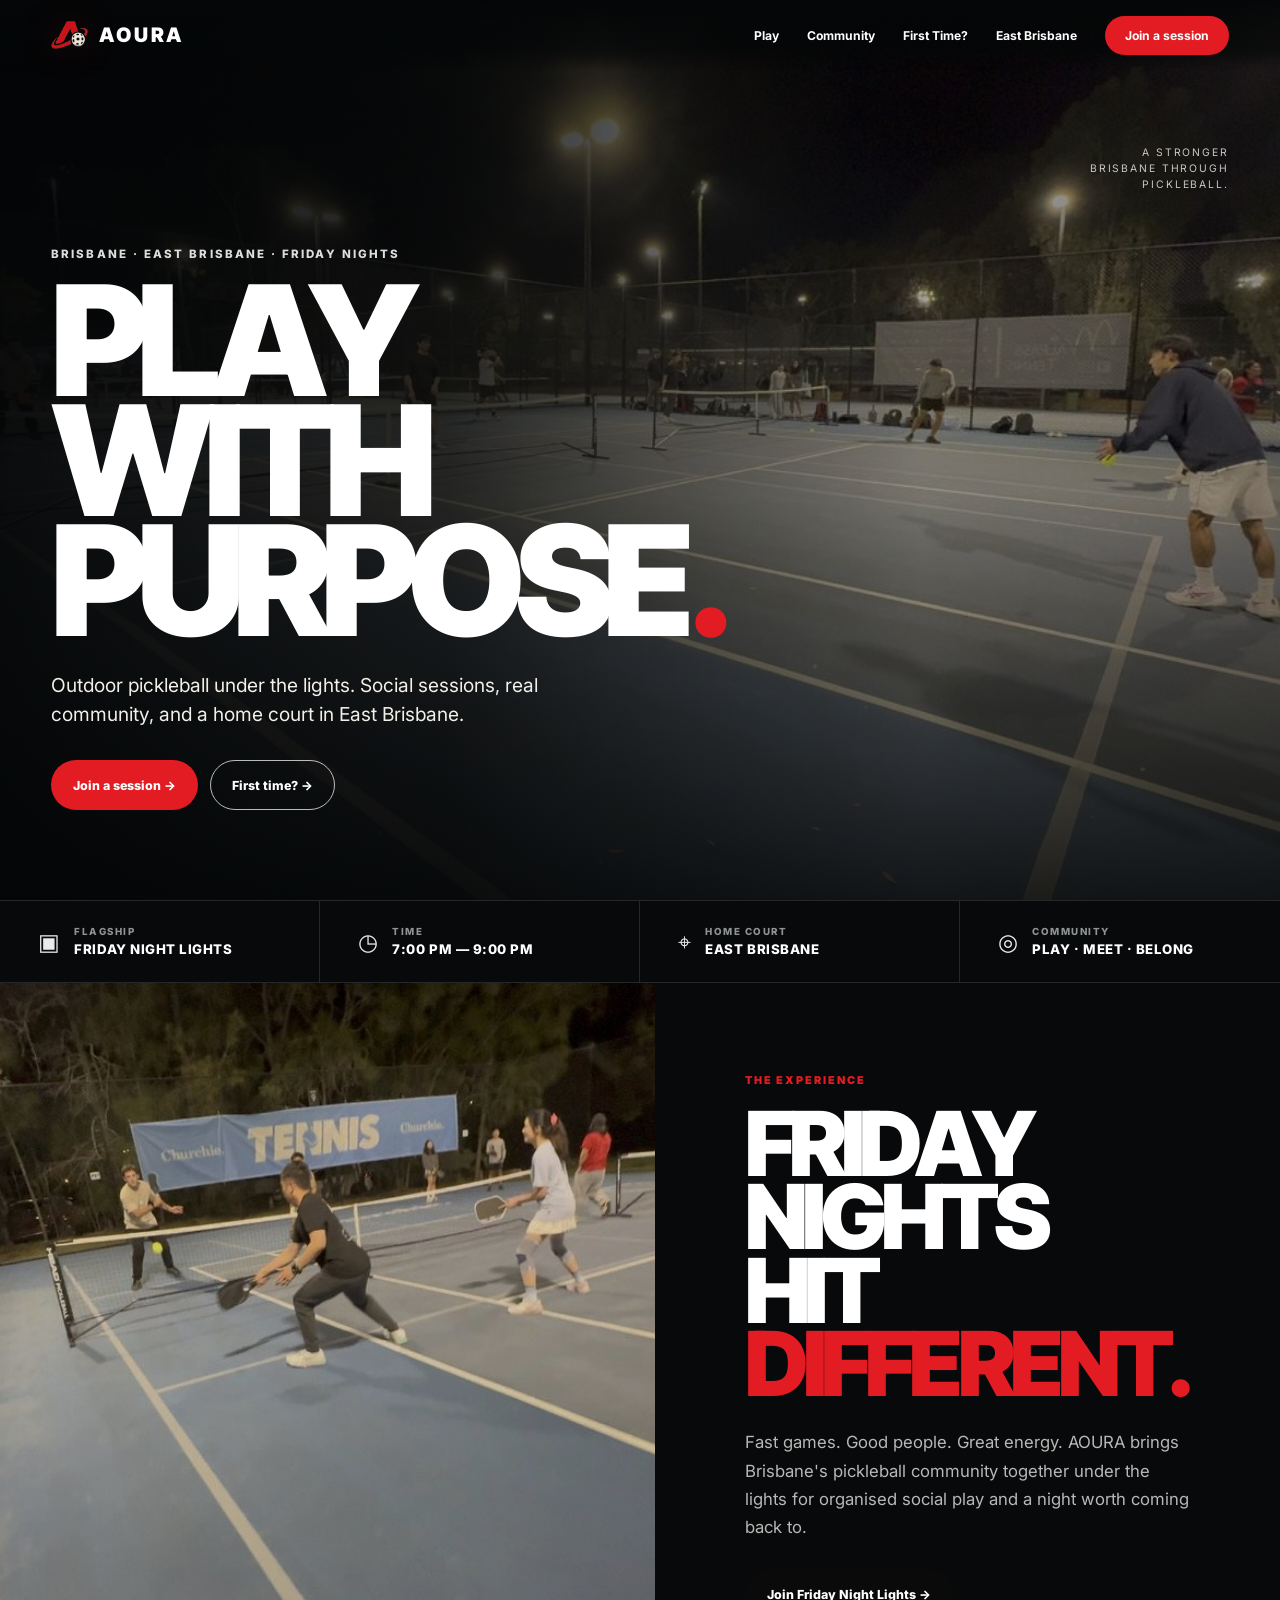
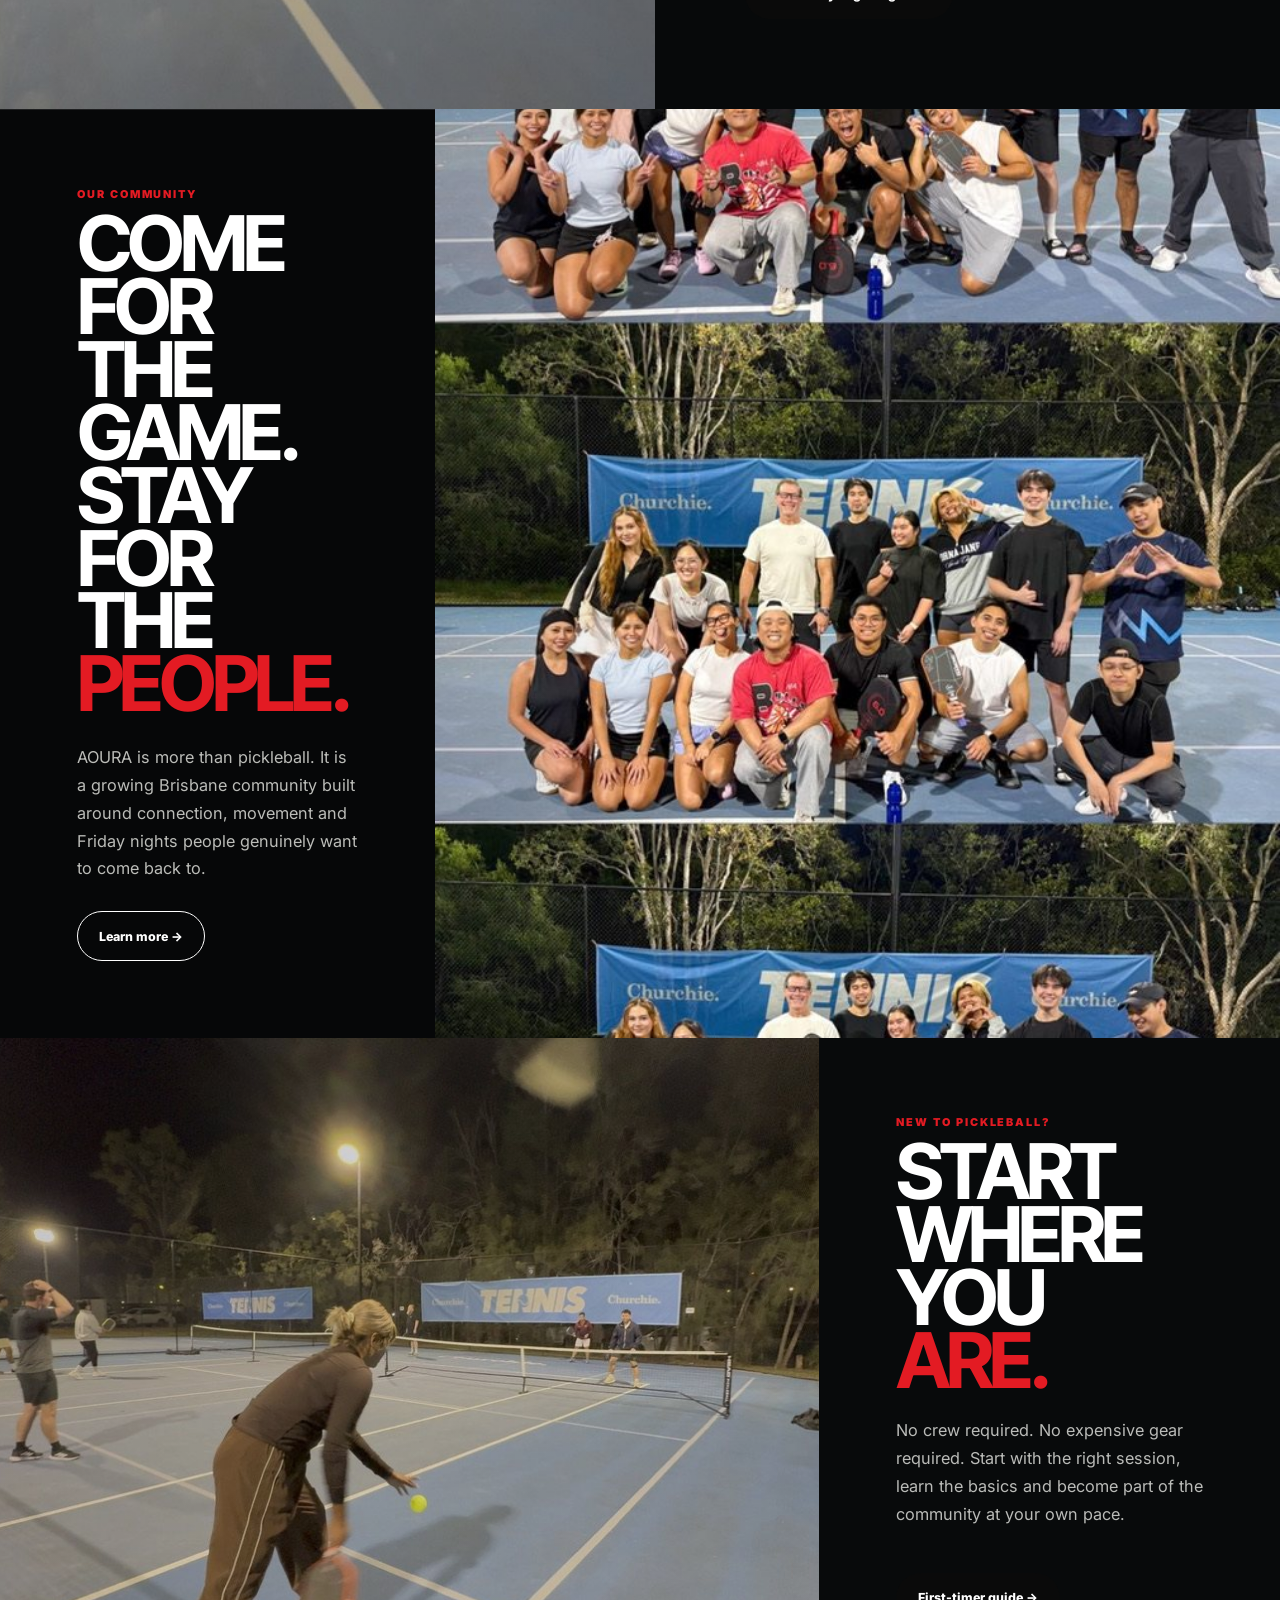
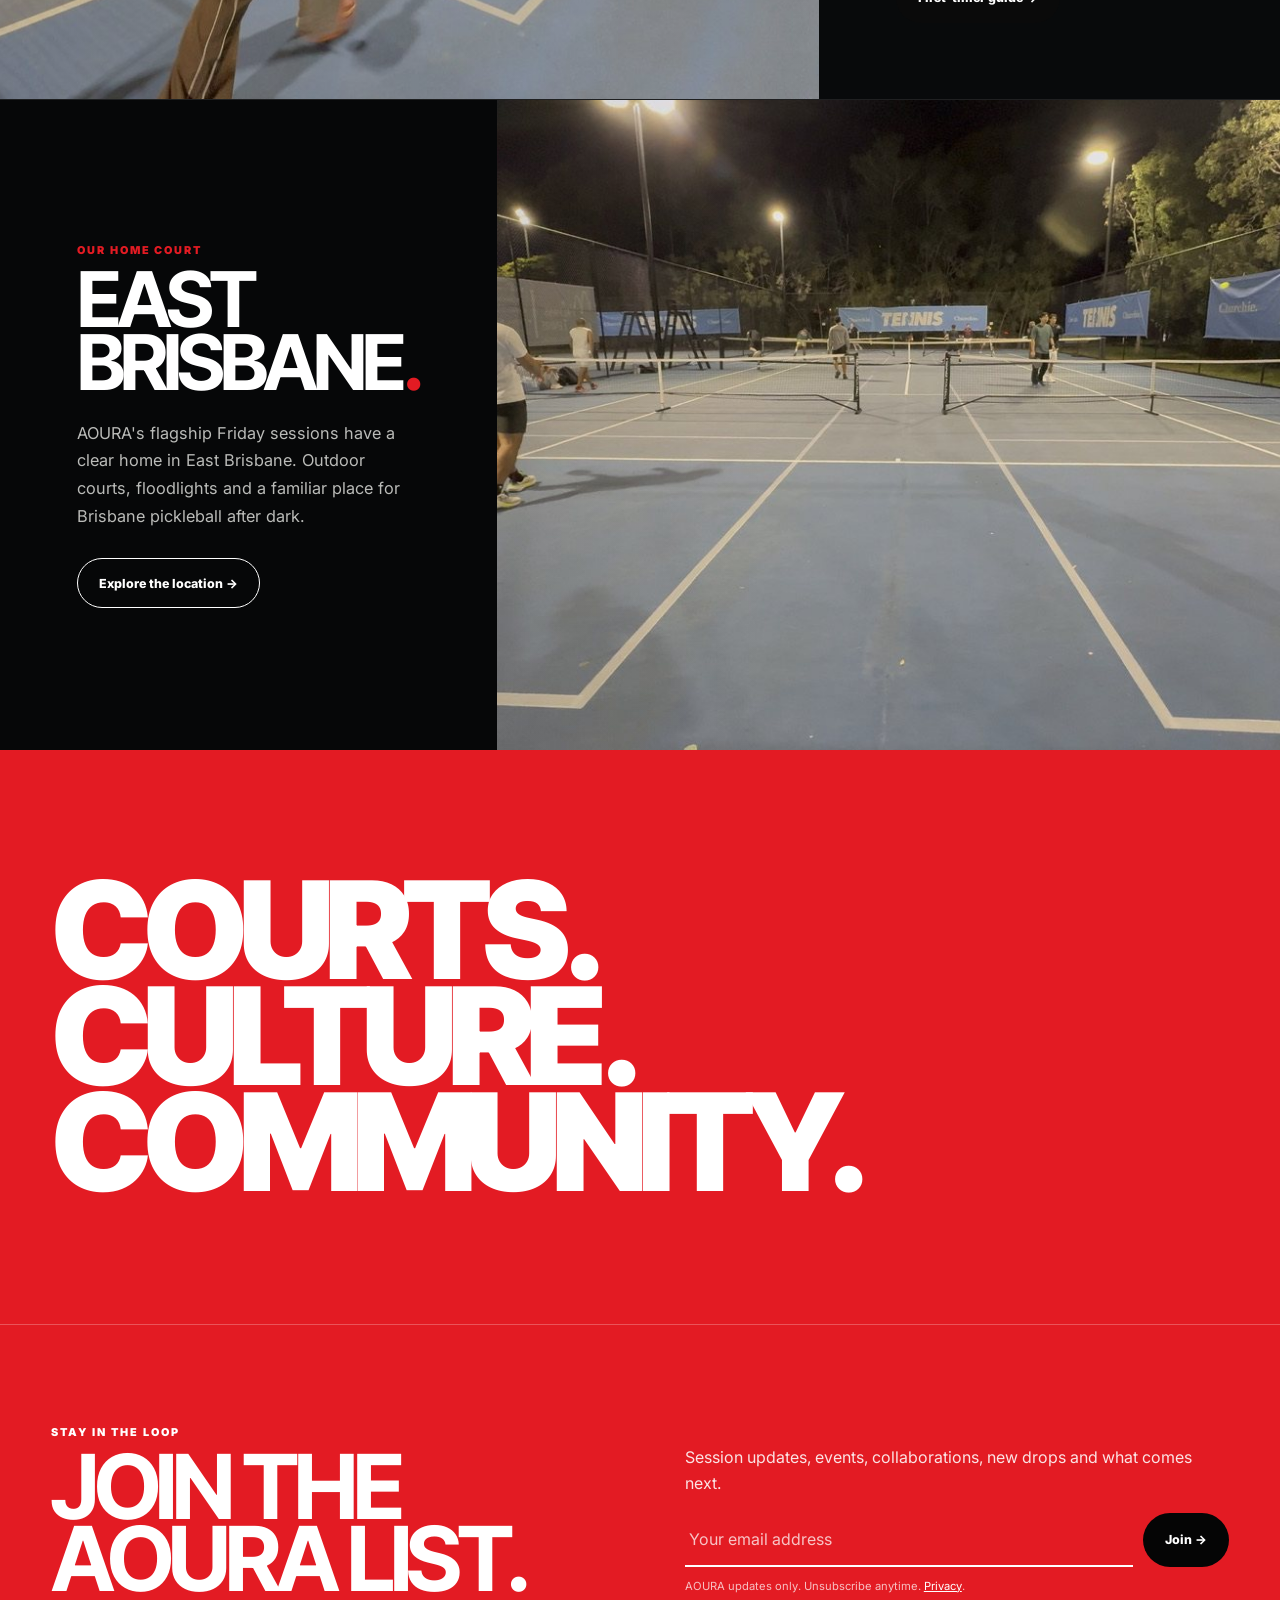
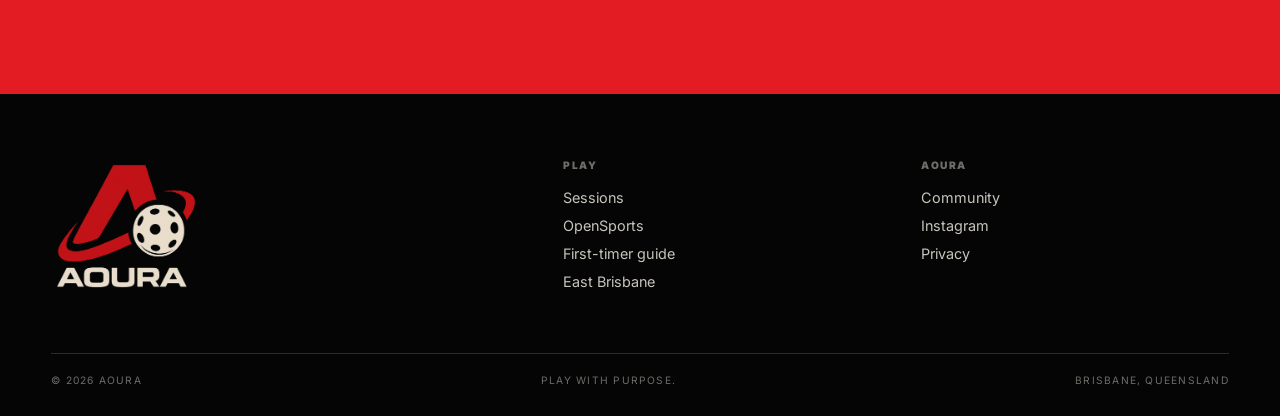
<file: index.html>
<!doctype html>
<html lang="en-AU">
<head>
<meta charset="utf-8">
<meta name="viewport" content="width=device-width,initial-scale=1">
<title>Brisbane Pickleball | AOURA — Friday Nights in East Brisbane</title>
<meta name="description" content="Play Brisbane pickleball under the lights with AOURA. Friday night pickleball in East Brisbane, community-led sessions and bookings via OpenSports.">
<meta name="robots" content="index,follow,max-image-preview:large">
<link rel="canonical" href="https://www.aoura.com.au/">
<meta name="theme-color" content="#050708">
<link rel="icon" href="/assets/favicon.png" type="image/png">
<link rel="manifest" href="/site.webmanifest">
<meta property="og:type" content="website">
<meta property="og:site_name" content="AOURA">
<meta property="og:title" content="Brisbane Pickleball | AOURA — Friday Nights in East Brisbane">
<meta property="og:description" content="Brisbane pickleball after dark. Friday nights, East Brisbane, real community. Play with purpose.">
<meta property="og:url" content="https://www.aoura.com.au/">
<meta property="og:image" content="https://www.aoura.com.au/assets/images/hero-east-brisbane-night.jpg">
<meta name="twitter:card" content="summary_large_image">
<meta name="twitter:title" content="AOURA Pickleball Brisbane">
<meta name="twitter:description" content="Brisbane pickleball after dark. Friday nights in East Brisbane.">
<meta name="twitter:image" content="https://www.aoura.com.au/assets/images/hero-east-brisbane-night.jpg">
<link rel="preconnect" href="https://fonts.googleapis.com">
<link rel="preconnect" href="https://fonts.gstatic.com" crossorigin>
<link href="https://fonts.googleapis.com/css2?family=Inter:wght@400;500;600;700;800;900&family=Inter+Tight:wght@600;700;800;900&display=swap" rel="stylesheet">
<link rel="stylesheet" href="/assets/styles.css">
<link rel="stylesheet" href="/assets/homepage.css">
<script type="application/ld+json">
{
 "@context":"https://schema.org",
 "@type":"SportsOrganization",
 "name":"AOURA",
 "alternateName":"AOURA Pickleball Brisbane",
 "url":"https://www.aoura.com.au/",
 "logo":"https://www.aoura.com.au/assets/aoura-logo.png",
 "image":"https://www.aoura.com.au/assets/images/hero-east-brisbane-night.jpg",
 "description":"A Brisbane pickleball community based in East Brisbane, known for Friday night pickleball under the lights.",
 "sport":"Pickleball",
 "slogan":"Play With Purpose.",
 "sameAs":["https://www.instagram.com/aouraofficial/","https://opensports.net/aoura-brisbane-pickleball"],
 "location":{"@type":"Place","name":"Malpass Tennis","address":{"@type":"PostalAddress","streetAddress":"1 Hilton Street","addressLocality":"East Brisbane","addressRegion":"QLD","postalCode":"4169","addressCountry":"AU"}}
}
</script>
</head>
<body class="home-page">
<header class="site-header">
<div class="container nav">
<a class="brand" href="/" aria-label="AOURA home"><img src="/assets/aoura-mark.png" alt="AOURA pickleball logo"><span>AOURA</span></a>
<nav class="nav-links" aria-label="Primary navigation">
<a href="/sessions/">Play</a>
<a href="/about/">Community</a>
<a href="/new-to-pickleball/">First Time?</a>
<a href="/east-brisbane-pickleball/">East Brisbane</a>
<a class="nav-book" href="https://opensports.net/aoura-brisbane-pickleball" target="_blank" rel="noopener">Join a session</a>
</nav>
<button class="menu-btn" type="button" aria-label="Open menu" aria-expanded="false">☰</button>
</div>
</header>

<main>
<section class="photo-hero">
<div class="photo-hero-bg" aria-hidden="true"></div>
<div class="container photo-hero-content">
<p class="kicker">Brisbane · East Brisbane · Friday nights</p>
<h1 class="photo-hero-title">PLAY<br>WITH<br><span class="accent">PURPOSE<span class="red-dot">.</span></span></h1>
<p class="photo-hero-sub">Outdoor pickleball under the lights. Social sessions, real community, and a home court in East Brisbane.</p>
<div class="photo-hero-actions">
<a class="btn btn-primary" href="https://opensports.net/aoura-brisbane-pickleball" target="_blank" rel="noopener">Join a session →</a>
<a class="btn btn-outline" href="/new-to-pickleball/">First time? →</a>
</div>
</div>
<div class="hero-side-note">A stronger Brisbane through pickleball.</div>
</section>

<section class="home-info" aria-label="AOURA session details">
<div class="home-info-item"><div class="home-info-icon">▣</div><div><div class="home-info-label">Flagship</div><div class="home-info-value">Friday Night Lights</div></div></div>
<div class="home-info-item"><div class="home-info-icon">◷</div><div><div class="home-info-label">Time</div><div class="home-info-value">7:00 PM — 9:00 PM</div></div></div>
<div class="home-info-item"><div class="home-info-icon">⌖</div><div><div class="home-info-label">Home Court</div><div class="home-info-value">East Brisbane</div></div></div>
<div class="home-info-item"><div class="home-info-icon">◎</div><div><div class="home-info-label">Community</div><div class="home-info-value">Play · Meet · Belong</div></div></div>
</section>

<section class="photo-split">
<div class="photo-panel"><img src="/assets/images/friday-night-action.jpg" alt="AOURA Friday night pickleball players in action under the lights" loading="lazy"></div>
<div class="copy-panel">
<div class="eyebrow">The experience</div>
<h2>FRIDAY<br>NIGHTS<br>HIT <span class="red">DIFFERENT.</span></h2>
<p>Fast games. Good people. Great energy. AOURA brings Brisbane's pickleball community together under the lights for organised social play and a night worth coming back to.</p>
<div class="actions"><a class="btn btn-primary" href="https://opensports.net/aoura-brisbane-pickleball" target="_blank" rel="noopener">Join Friday Night Lights →</a></div>
</div>
</section>

<section class="community-section">
<div class="community-copy">
<div class="eyebrow">Our community</div>
<h2>COME FOR<br>THE GAME.<br>STAY FOR<br>THE <span style="color:#e31b23">PEOPLE.</span></h2>
<p>AOURA is more than pickleball. It is a growing Brisbane community built around connection, movement and Friday nights people genuinely want to come back to.</p>
<div class="actions"><a class="btn btn-outline" href="/about/">Learn more →</a></div>
</div>
<div class="community-photo"><img src="/assets/images/community-group.jpg" alt="AOURA Brisbane pickleball community group at a Friday night session" loading="lazy"></div>
</section>

<section class="first-timer-section">
<div class="first-photo"><img src="/assets/images/first-timer-serve.jpg" alt="AOURA player serving during a Brisbane pickleball session" loading="lazy"></div>
<div class="first-copy">
<div class="eyebrow">New to pickleball?</div>
<h2>START<br>WHERE<br>YOU <span style="color:#e31b23">ARE.</span></h2>
<p>No crew required. No expensive gear required. Start with the right session, learn the basics and become part of the community at your own pace.</p>
<div class="actions"><a class="btn btn-primary" href="/new-to-pickleball/">First-timer guide →</a></div>
</div>
</section>

<section class="venue-section">
<div class="venue-copy">
<div class="eyebrow">Our home court</div>
<h2>EAST<br>BRISBANE<span style="color:#e31b23">.</span></h2>
<p>AOURA's flagship Friday sessions have a clear home in East Brisbane. Outdoor courts, floodlights and a familiar place for Brisbane pickleball after dark.</p>
<div class="actions"><a class="btn btn-outline" href="/east-brisbane-pickleball/">Explore the location →</a></div>
</div>
<div class="venue-photo"><img src="/assets/images/east-brisbane-venue.jpg" alt="Multiple AOURA pickleball courts under lights in East Brisbane" loading="lazy"></div>
</section>

<section class="home-statement" aria-label="AOURA brand statement">
<div class="home-statement-inner"><p>COURTS.<br>CULTURE.<br>COMMUNITY.</p></div>
</section>

<section class="home-join" id="join">
<div class="container home-join-grid">
<div><div class="eyebrow" style="color:#fff">Stay in the loop</div><h2>JOIN THE<br>AOURA LIST.</h2></div>
<div>
<p>Session updates, events, collaborations, new drops and what comes next.</p>
<form class="signup-form" action="https://aoura.us14.list-manage.com/subscribe/post?u=9c98f6664c655f915967ba403&amp;id=e88ad810f8&amp;f_id=00ff8ee1f0" method="post" target="_blank">
<input type="email" name="EMAIL" required autocomplete="email" placeholder="Your email address" aria-label="Email address">
<div class="honeypot" aria-hidden="true"><input type="text" name="b_9c98f6664c655f915967ba403_e88ad810f8" tabindex="-1" value=""></div>
<button class="btn" type="submit" name="subscribe">Join →</button>
</form>
<div class="form-note">AOURA updates only. Unsubscribe anytime. <a href="/privacy/">Privacy</a>.</div>
</div>
</div>
</section>
</main>

<footer class="footer">
<div class="container">
<div class="footer-top">
<div class="footer-logo"><img src="/assets/aoura-logo.png" alt="AOURA full logo"></div>
<div><div class="footer-title">Play</div><div class="footer-links"><a href="/sessions/">Sessions</a><a href="https://opensports.net/aoura-brisbane-pickleball" target="_blank" rel="noopener">OpenSports</a><a href="/new-to-pickleball/">First-timer guide</a><a href="/east-brisbane-pickleball/">East Brisbane</a></div></div>
<div><div class="footer-title">AOURA</div><div class="footer-links"><a href="/about/">Community</a><a href="https://www.instagram.com/aouraofficial/" target="_blank" rel="noopener">Instagram</a><a href="/privacy/">Privacy</a></div></div>
</div>
<div class="footer-bottom"><span>© 2026 AOURA</span><span>PLAY WITH PURPOSE.</span><span>Brisbane, Queensland</span></div>
</div>
</footer>
<script src="/assets/site.js" defer></script>
</body>
</html>
</file>
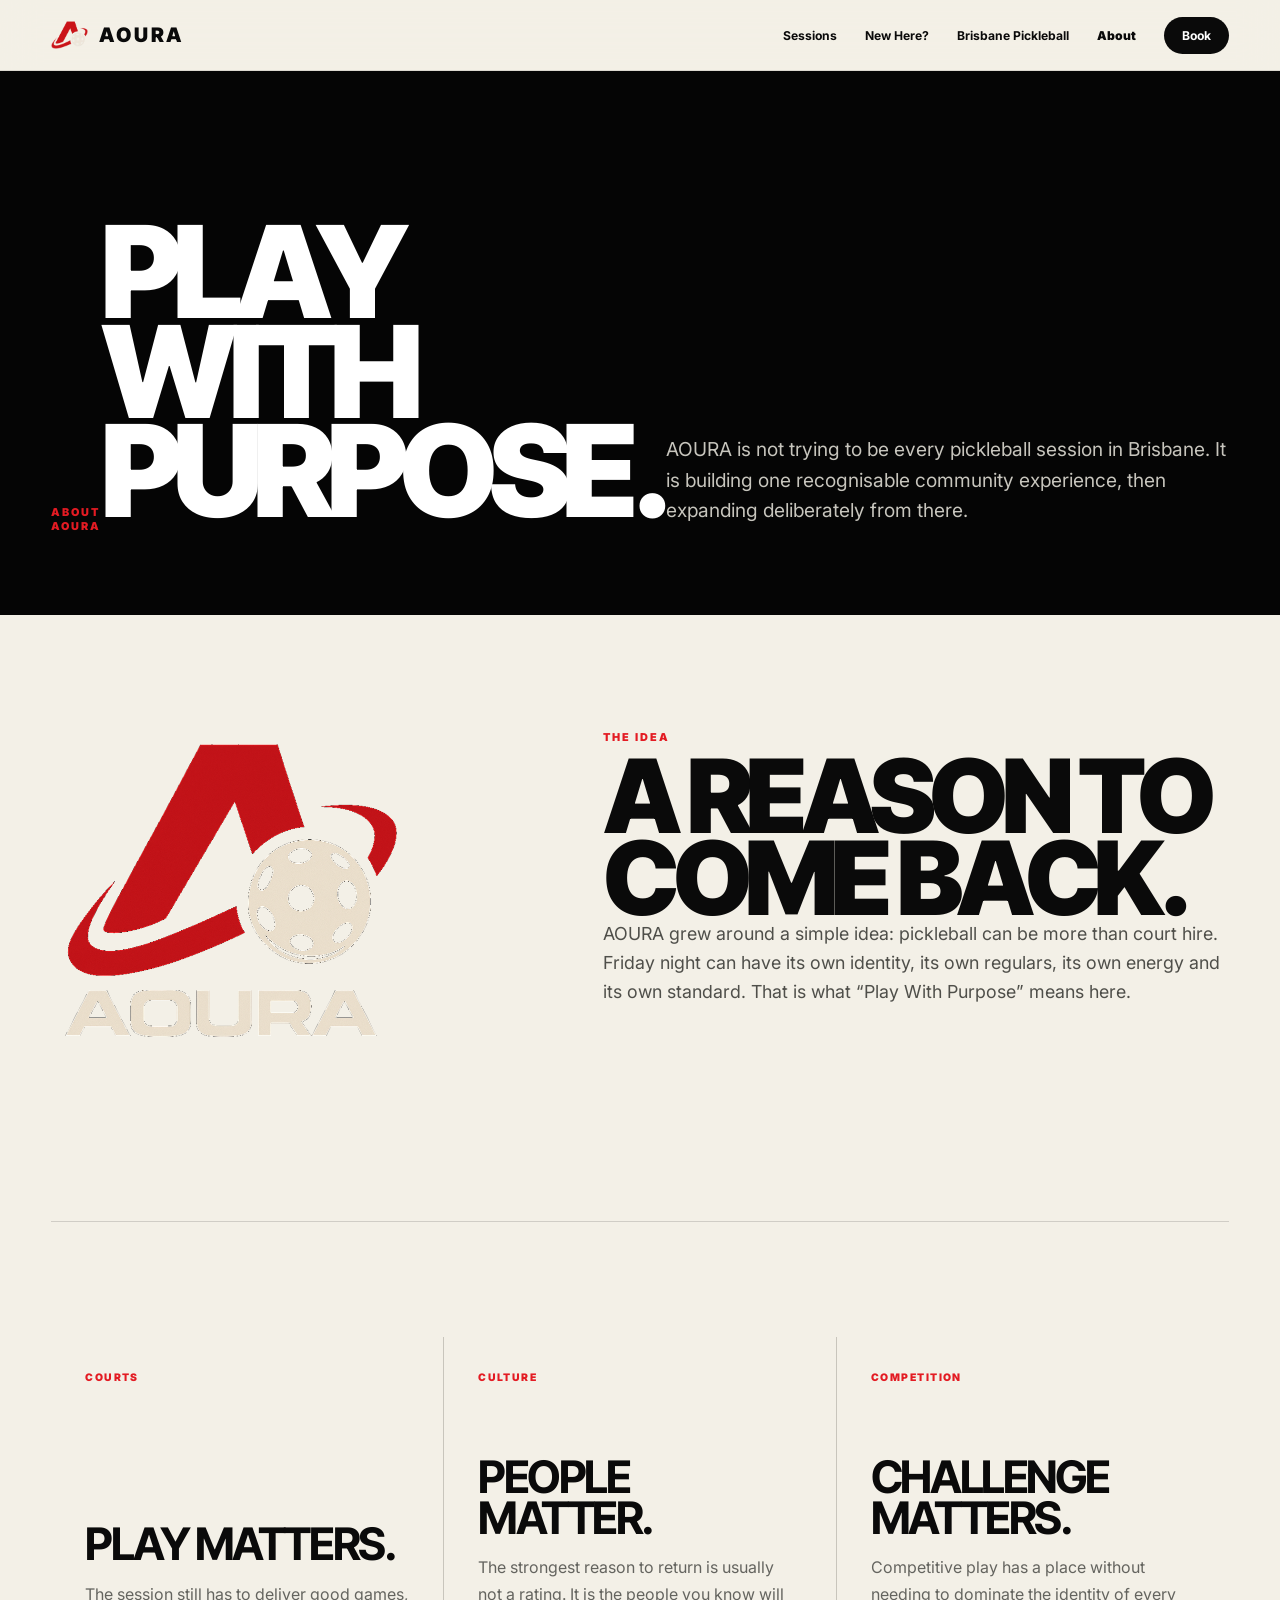
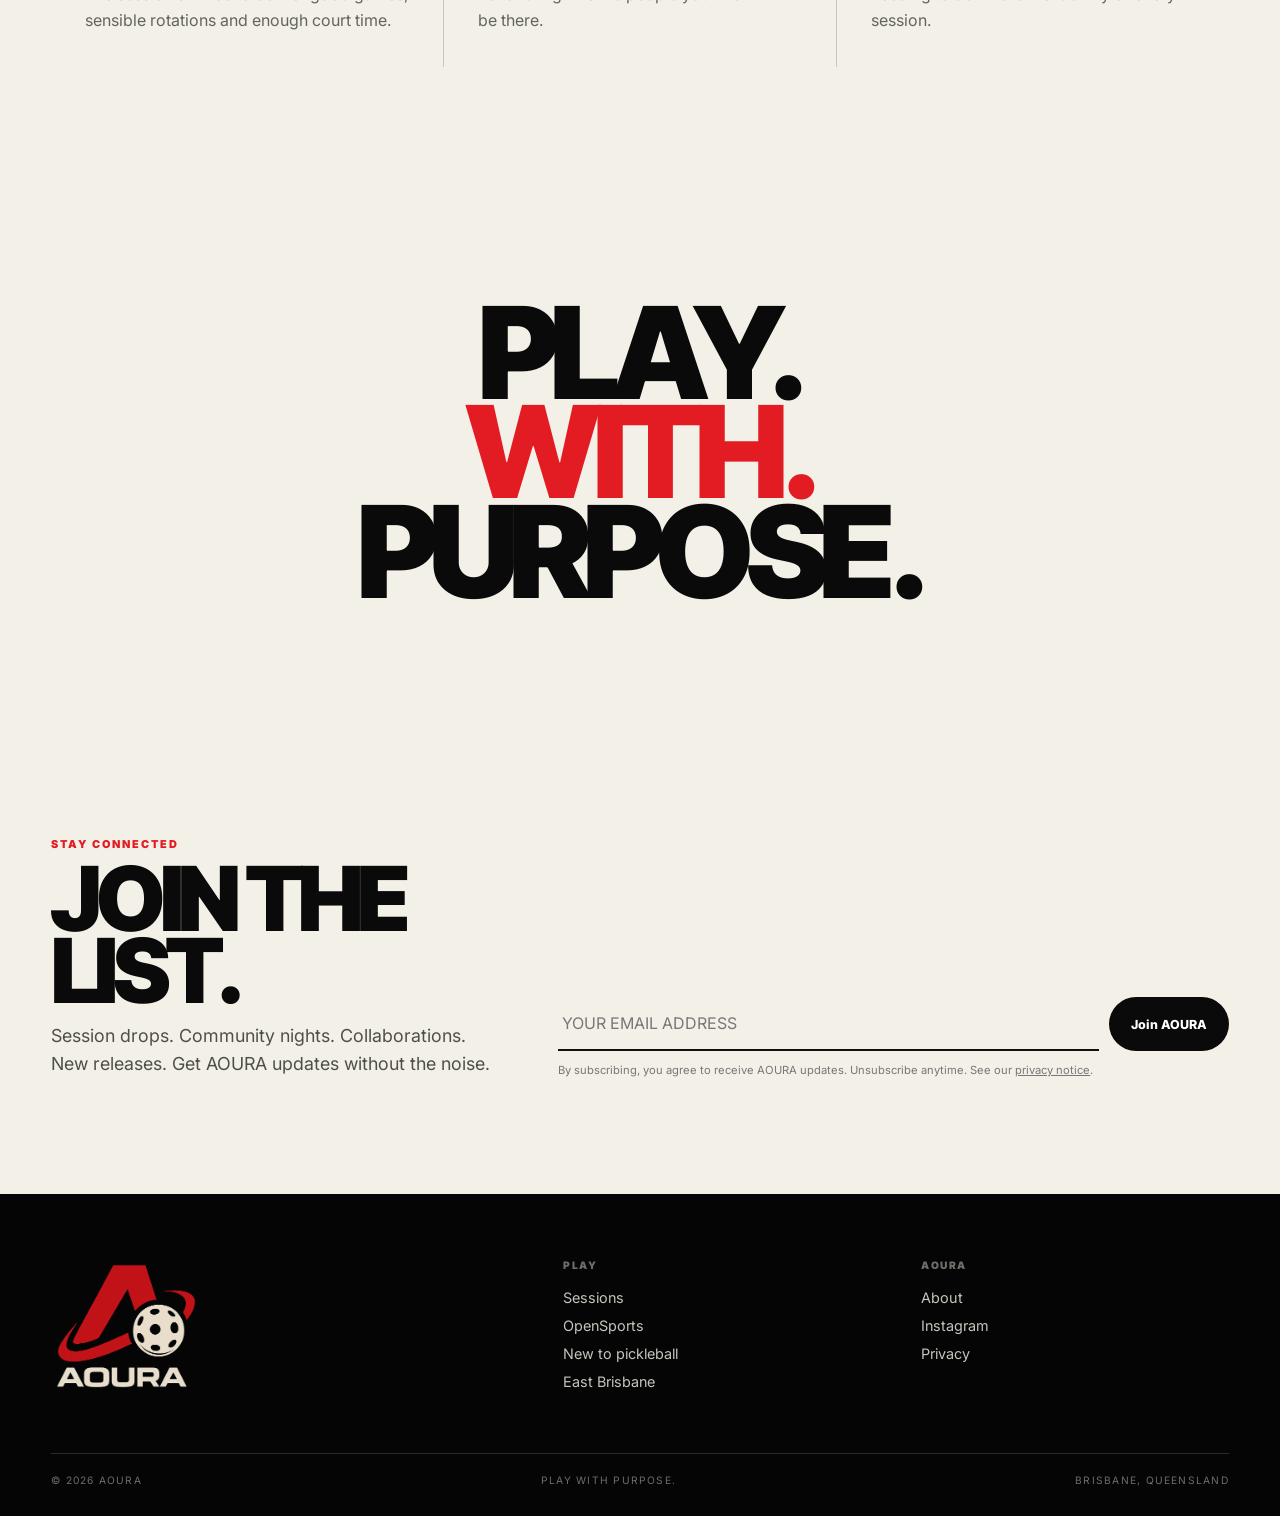
<file: about/index.html>
<!doctype html>
<html lang="en-AU">
<head>
<meta charset="utf-8">
<meta name="viewport" content="width=device-width,initial-scale=1">
<title>About AOURA | Brisbane Pickleball Community</title>
<meta name="description" content="Meet AOURA, a Brisbane pickleball community built in East Brisbane around Friday nights, culture, competition and playing with purpose.">
<meta name="robots" content="index,follow,max-image-preview:large">
<link rel="canonical" href="https://www.aoura.com.au/about/">
<meta name="theme-color" content="#050505">
<link rel="icon" href="/assets/favicon.png" type="image/png">
<link rel="manifest" href="/site.webmanifest">
<meta property="og:type" content="website">
<meta property="og:site_name" content="AOURA">
<meta property="og:title" content="About AOURA | Brisbane Pickleball Community">
<meta property="og:description" content="Meet AOURA, a Brisbane pickleball community built in East Brisbane around Friday nights, culture, competition and playing with purpose.">
<meta property="og:url" content="https://www.aoura.com.au/about/">
<meta property="og:image" content="https://www.aoura.com.au/assets/aoura-logo.png">
<meta name="twitter:card" content="summary_large_image">
<meta name="twitter:title" content="About AOURA | Brisbane Pickleball Community">
<meta name="twitter:description" content="Meet AOURA, a Brisbane pickleball community built in East Brisbane around Friday nights, culture, competition and playing with purpose.">
<meta name="twitter:image" content="https://www.aoura.com.au/assets/aoura-logo.png">
<link rel="preconnect" href="https://fonts.googleapis.com">
<link rel="preconnect" href="https://fonts.gstatic.com" crossorigin>
<link href="https://fonts.googleapis.com/css2?family=Inter:wght@400;500;600;700;800;900&family=Inter+Tight:wght@600;700;800;900&display=swap" rel="stylesheet">
<link rel="stylesheet" href="/assets/styles.css">

<script type="application/ld+json">
{
 "@context":"https://schema.org",
 "@type":"SportsOrganization",
 "name":"AOURA",
 "alternateName":"AOURA Pickleball Brisbane",
 "url":"https://www.aoura.com.au/",
 "logo":"https://www.aoura.com.au/assets/aoura-logo.png",
 "description":"A Brisbane pickleball community based in East Brisbane, known for Friday night pickleball under the lights.",
 "sport":"Pickleball",
 "slogan":"Play With Purpose.",
 "sameAs":["https://www.instagram.com/aouraofficial/","https://opensports.net/aoura-brisbane-pickleball"],
 "location":{"@type":"Place","name":"Malpass Tennis","address":{"@type":"PostalAddress","streetAddress":"1 Hilton Street","addressLocality":"East Brisbane","addressRegion":"QLD","postalCode":"4169","addressCountry":"AU"}}
}
</script>
</head><body><header class="site-header">
<div class="container nav">
<a class="brand" href="/" aria-label="AOURA home"><img src="/assets/aoura-mark.png" alt="AOURA pickleball logo"><span>AOURA</span></a>
<nav class="nav-links" aria-label="Primary navigation"><a href="/sessions/" >Sessions</a><a href="/new-to-pickleball/" >New Here?</a><a href="/brisbane-pickleball/" >Brisbane Pickleball</a><a href="/about/" aria-current="page">About</a><a class="nav-book" href="https://opensports.net/aoura-brisbane-pickleball" target="_blank" rel="noopener">Book</a></nav>
<button class="menu-btn" type="button" aria-label="Open menu" aria-expanded="false">☰</button>
</div></header><main>
<section class="container page-hero"><div class="eyebrow">About AOURA</div><h1>Play with purpose.</h1><p>AOURA is not trying to be every pickleball session in Brisbane. It is building one recognisable community experience, then expanding deliberately from there.</p></section>
<section class="container section"><div class="section-head"><div><img src="/assets/aoura-logo.png" alt="AOURA logo" style="width:min(360px,80%)"></div><div><div class="eyebrow">The idea</div><h2 class="h2">A reason to come back.</h2><p class="section-copy">AOURA grew around a simple idea: pickleball can be more than court hire. Friday night can have its own identity, its own regulars, its own energy and its own standard. That is what “Play With Purpose” means here.</p></div></div></section>
<section class="container section"><div class="cards"><div class="card"><div class="card-no">COURTS</div><h3>Play matters.</h3><p>The session still has to deliver good games, sensible rotations and enough court time.</p></div><div class="card"><div class="card-no">CULTURE</div><h3>People matter.</h3><p>The strongest reason to return is usually not a rating. It is the people you know will be there.</p></div><div class="card"><div class="card-no">COMPETITION</div><h3>Challenge matters.</h3><p>Competitive play has a place without needing to dominate the identity of every session.</p></div></div></section>
<section class="container quote-section"><div class="quote">Play.<br><span class="red">With.</span><br>Purpose.</div></section>
<div class="container"><section class="section" id="join">
<div class="signup-wrap">
<div><div class="eyebrow">Stay connected</div><h2 class="h2">Join the list.</h2><p class="section-copy">Session drops. Community nights. Collaborations. New releases. Get AOURA updates without the noise.</p></div>
<div>
<form class="signup-form" action="https://aoura.us14.list-manage.com/subscribe/post?u=9c98f6664c655f915967ba403&amp;id=e88ad810f8&amp;f_id=00ff8ee1f0" method="post" target="_blank">
<input type="email" name="EMAIL" required autocomplete="email" placeholder="YOUR EMAIL ADDRESS" aria-label="Email address">
<div class="honeypot" aria-hidden="true"><input type="text" name="b_9c98f6664c655f915967ba403_e88ad810f8" tabindex="-1" value=""></div>
<button class="btn btn-primary" type="submit" name="subscribe">Join AOURA</button>
</form>
<div class="form-note">By subscribing, you agree to receive AOURA updates. Unsubscribe anytime. See our <a href="/privacy/">privacy notice</a>.</div>
</div></div></section><footer class="footer">
<div class="footer-top">
<div class="footer-logo"><img src="/assets/aoura-logo.png" alt="AOURA full logo"></div>
<div><div class="footer-title">Play</div><div class="footer-links"><a href="/sessions/">Sessions</a><a href="https://opensports.net/aoura-brisbane-pickleball" target="_blank" rel="noopener">OpenSports</a><a href="/new-to-pickleball/">New to pickleball</a><a href="/east-brisbane-pickleball/">East Brisbane</a></div></div>
<div><div class="footer-title">AOURA</div><div class="footer-links"><a href="/about/">About</a><a href="https://www.instagram.com/aouraofficial/" target="_blank" rel="noopener">Instagram</a><a href="/privacy/">Privacy</a></div></div>
</div>
<div class="footer-bottom"><span>© 2026 AOURA</span><span>PLAY WITH PURPOSE.</span><span>Brisbane, Queensland</span></div>
</footer>
<script src="/assets/site.js" defer></script></div></main></body></html>
</file>
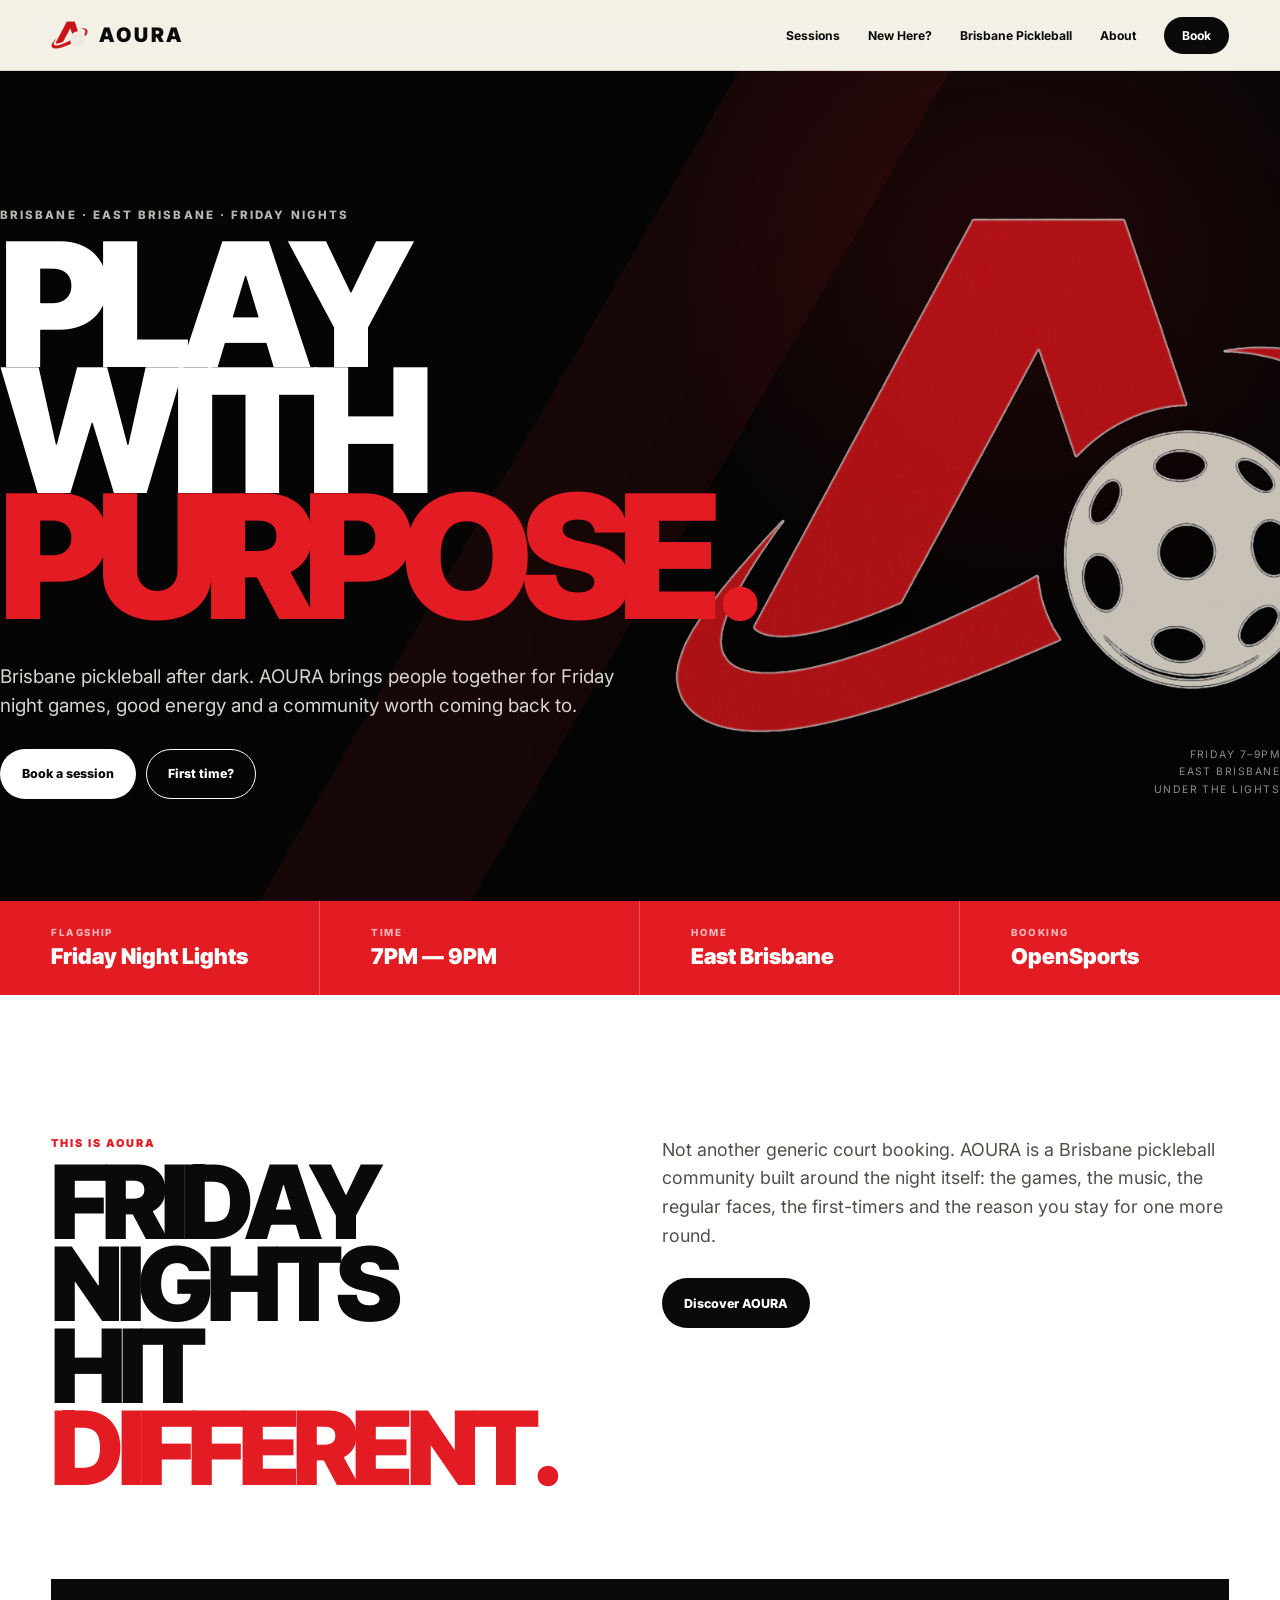
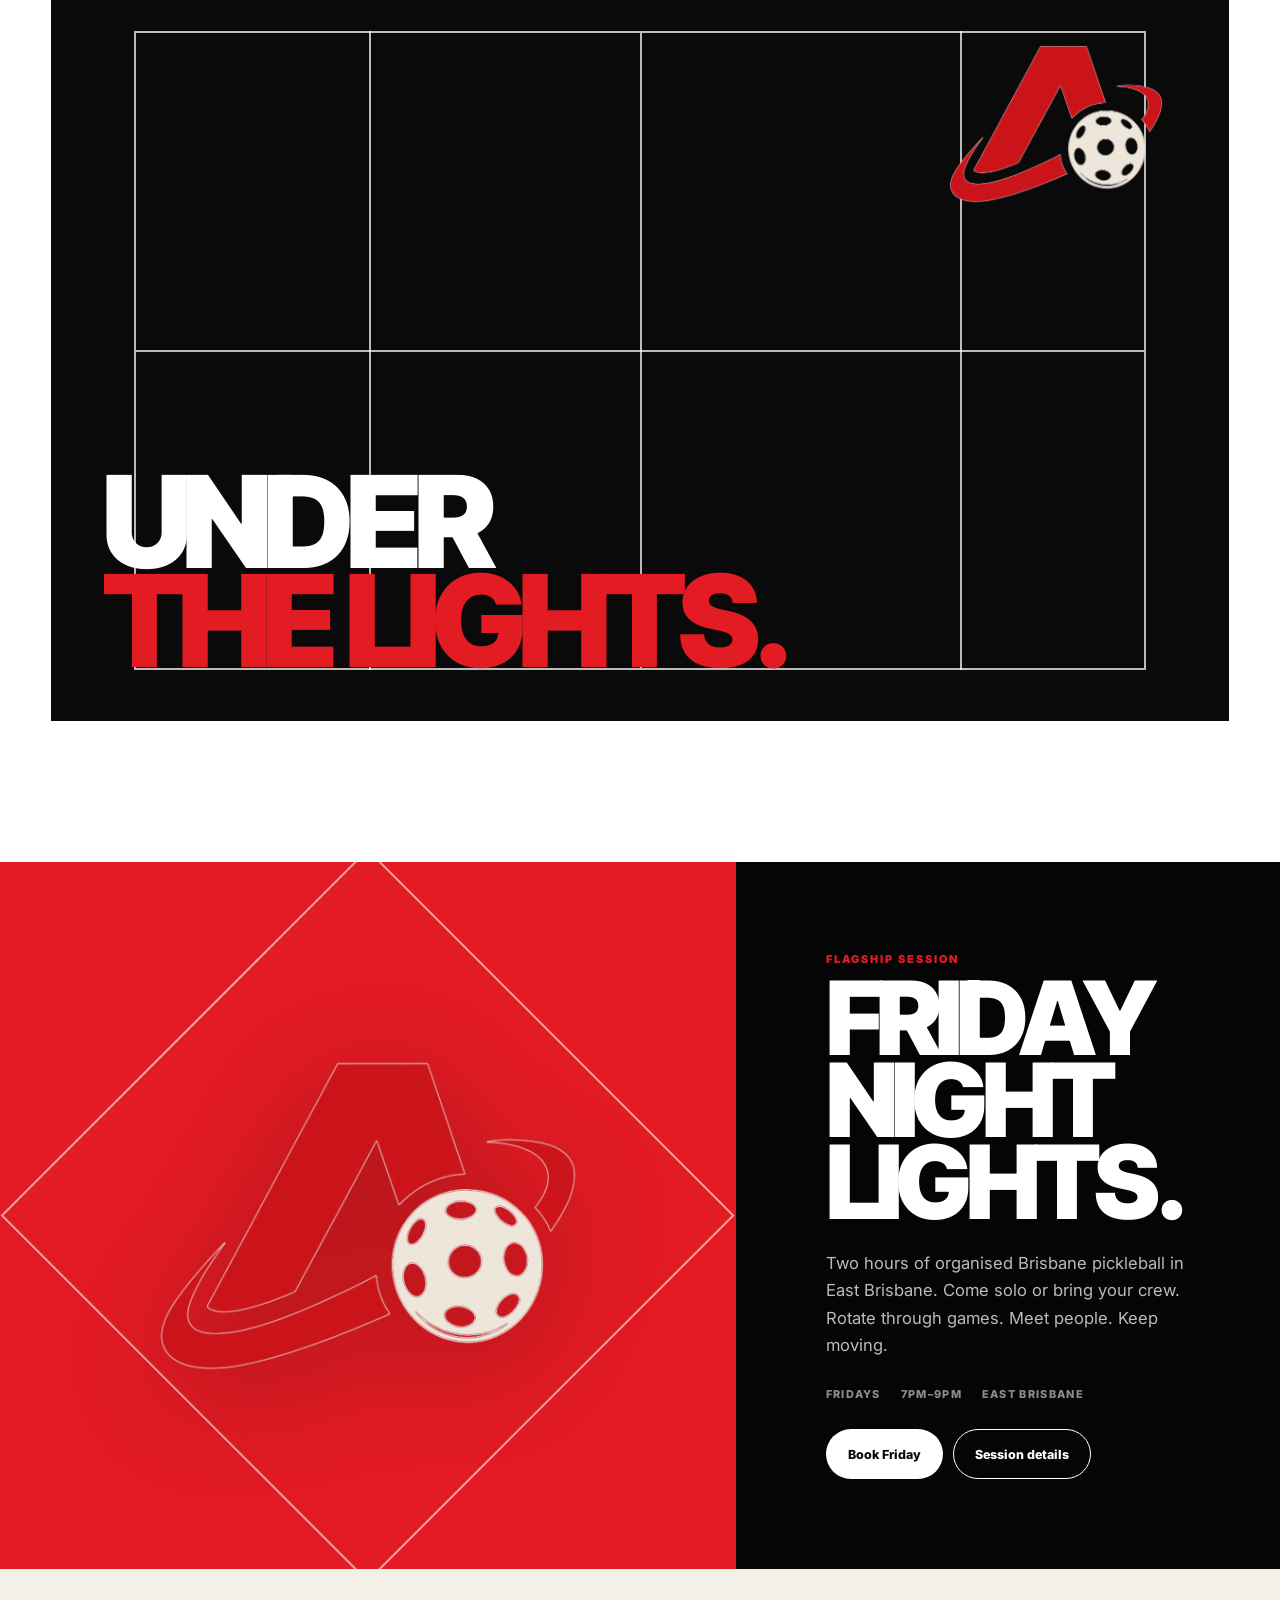
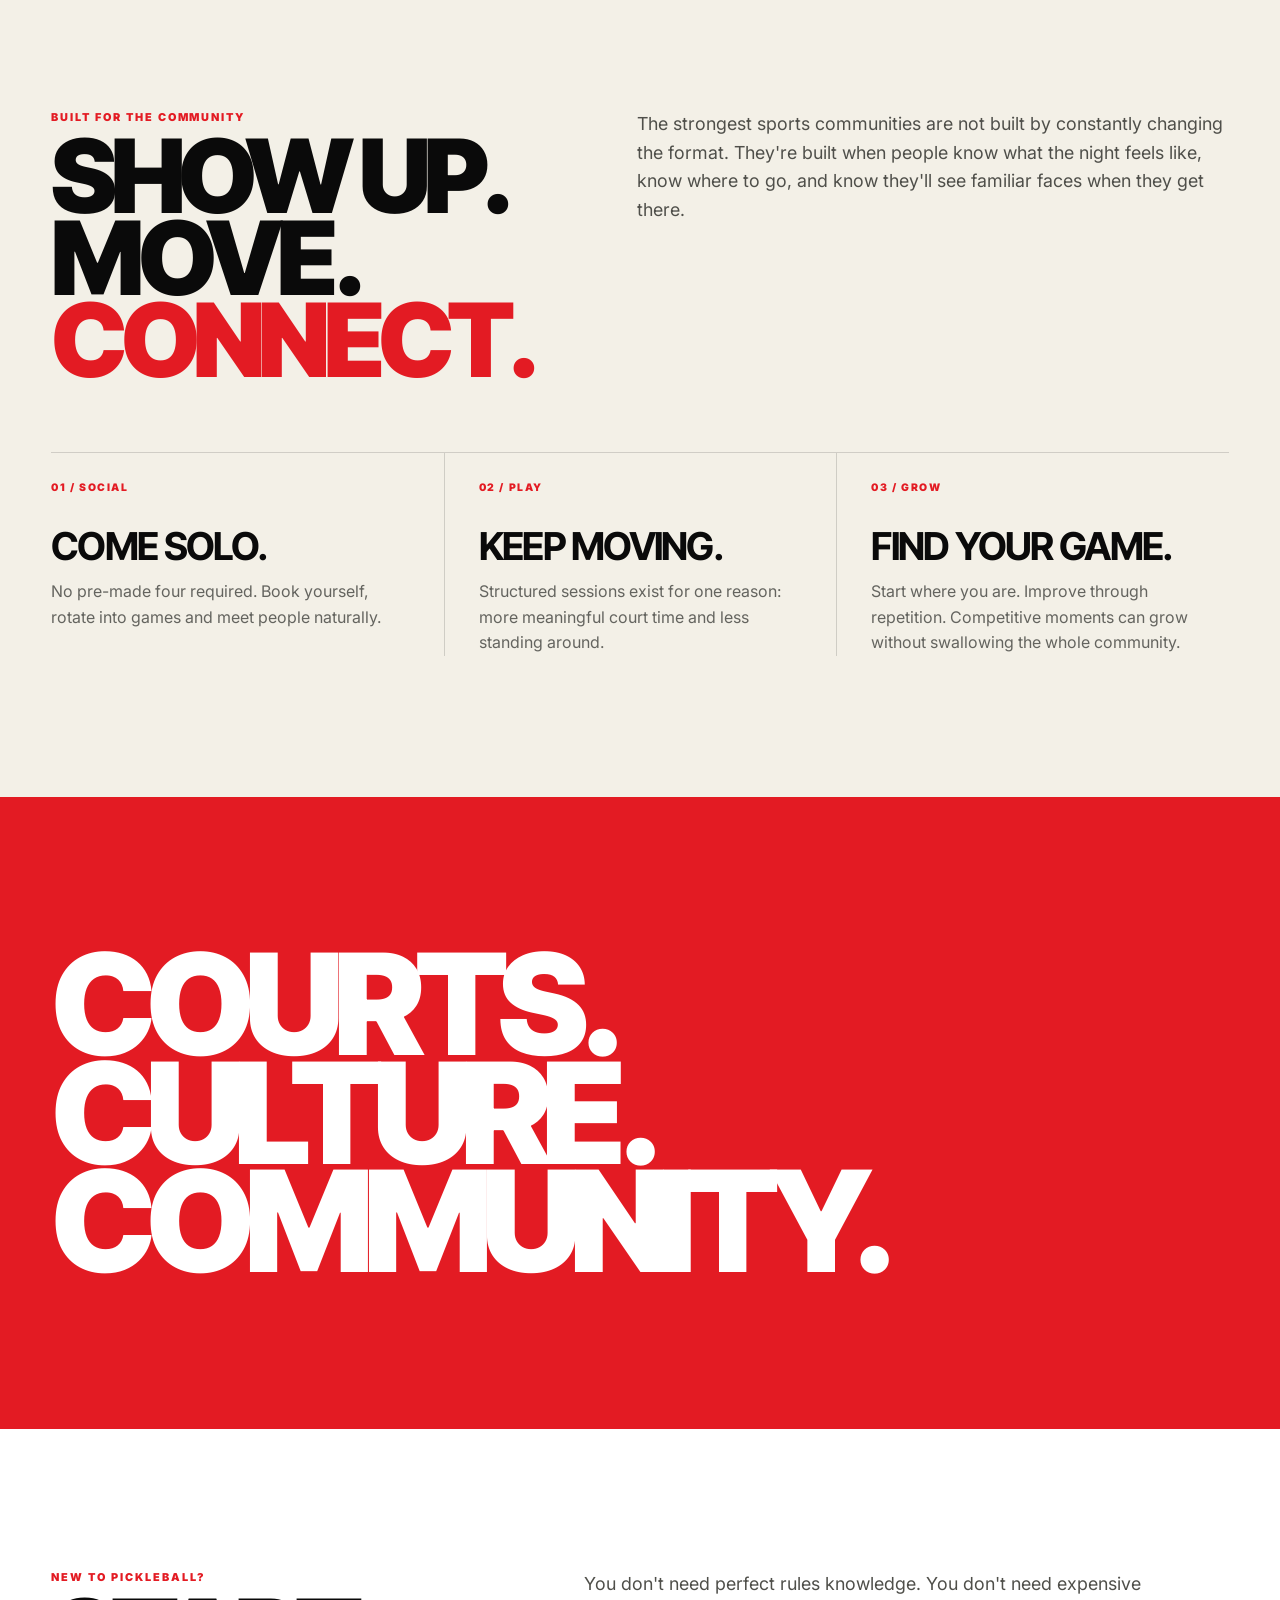
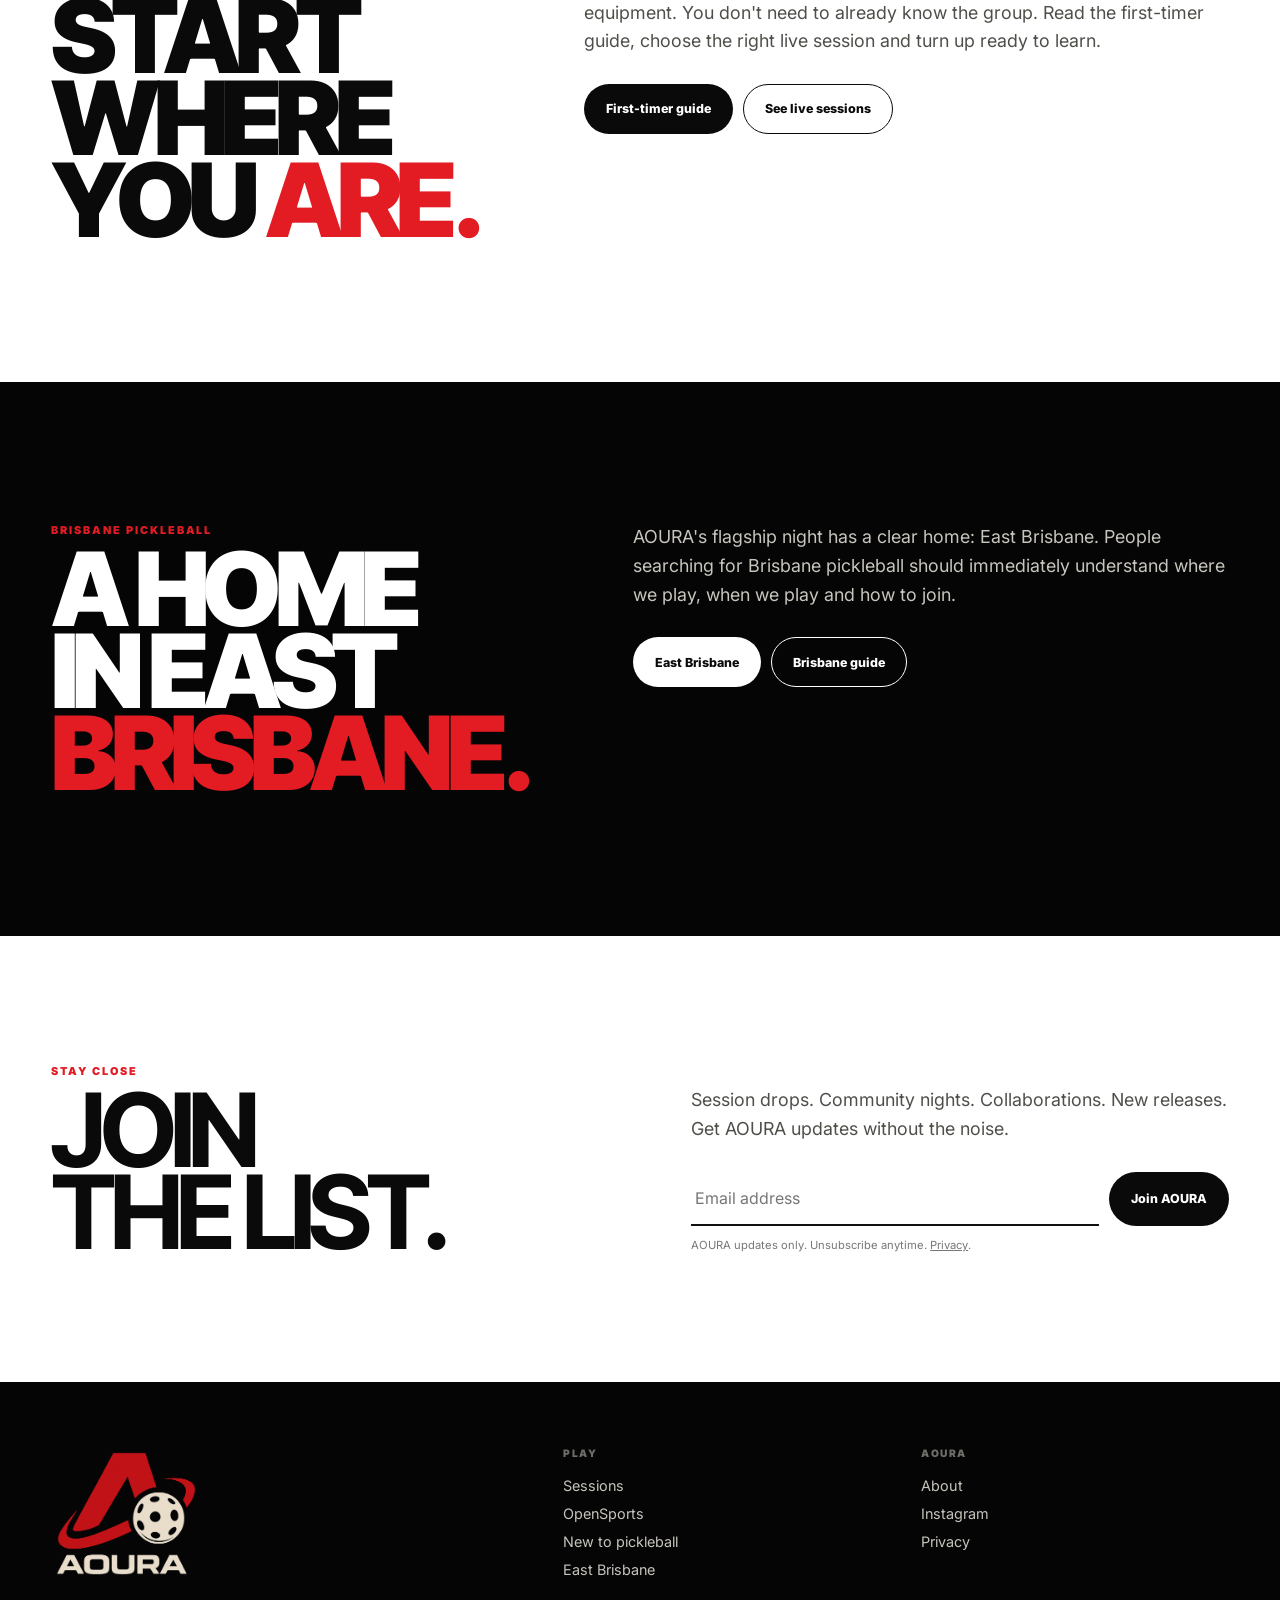
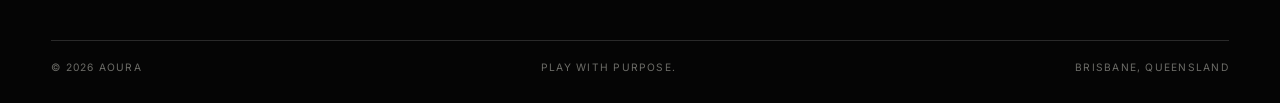
<file: AOURA-website-v2-premium-athletic (1)/index.html>
<!doctype html>
<html lang="en-AU">
<head>
<meta charset="utf-8">
<meta name="viewport" content="width=device-width,initial-scale=1">
<title>Brisbane Pickleball | AOURA — Friday Nights in East Brisbane</title>
<meta name="description" content="Play Brisbane pickleball under the lights with AOURA. Friday night pickleball in East Brisbane, community-led sessions, equipment available, and bookings via OpenSports.">
<meta name="robots" content="index,follow,max-image-preview:large">
<link rel="canonical" href="https://www.aoura.com.au/">
<meta name="theme-color" content="#050505">
<link rel="icon" href="/assets/favicon.png" type="image/png">
<link rel="manifest" href="/site.webmanifest">
<meta property="og:type" content="website">
<meta property="og:site_name" content="AOURA">
<meta property="og:title" content="Brisbane Pickleball | AOURA — Friday Nights in East Brisbane">
<meta property="og:description" content="Play Brisbane pickleball under the lights with AOURA. Friday night pickleball in East Brisbane, community-led sessions, equipment available, and bookings via OpenSports.">
<meta property="og:url" content="https://www.aoura.com.au/">
<meta property="og:image" content="https://www.aoura.com.au/assets/aoura-logo.png">
<meta name="twitter:card" content="summary_large_image">
<meta name="twitter:title" content="Brisbane Pickleball | AOURA — Friday Nights in East Brisbane">
<meta name="twitter:description" content="Play Brisbane pickleball under the lights with AOURA. Friday night pickleball in East Brisbane, community-led sessions, equipment available, and bookings via OpenSports.">
<meta name="twitter:image" content="https://www.aoura.com.au/assets/aoura-logo.png">
<link rel="preconnect" href="https://fonts.googleapis.com">
<link rel="preconnect" href="https://fonts.gstatic.com" crossorigin>
<link href="https://fonts.googleapis.com/css2?family=Inter:wght@400;500;600;700;800;900&family=Inter+Tight:wght@600;700;800;900&display=swap" rel="stylesheet">
<link rel="stylesheet" href="/assets/styles.css">

<script type="application/ld+json">
{
 "@context":"https://schema.org",
 "@type":"SportsOrganization",
 "name":"AOURA",
 "alternateName":"AOURA Pickleball Brisbane",
 "url":"https://www.aoura.com.au/",
 "logo":"https://www.aoura.com.au/assets/aoura-logo.png",
 "description":"A Brisbane pickleball community based in East Brisbane, known for Friday night pickleball under the lights.",
 "sport":"Pickleball",
 "slogan":"Play With Purpose.",
 "sameAs":["https://www.instagram.com/aouraofficial/","https://opensports.net/aoura-brisbane-pickleball"],
 "location":{"@type":"Place","name":"Malpass Tennis","address":{"@type":"PostalAddress","streetAddress":"1 Hilton Street","addressLocality":"East Brisbane","addressRegion":"QLD","postalCode":"4169","addressCountry":"AU"}}
}
</script>
<script type="application/ld+json">
{
 "@context":"https://schema.org","@type":"FAQPage","mainEntity":[
 {"@type":"Question","name":"Where does AOURA play pickleball in Brisbane?","acceptedAnswer":{"@type":"Answer","text":"AOURA's flagship Friday night sessions are held at Malpass Tennis, 1 Hilton Street, East Brisbane, Queensland."}},
 {"@type":"Question","name":"When are AOURA Friday pickleball sessions?","acceptedAnswer":{"@type":"Answer","text":"AOURA's flagship Friday sessions run from 7:00 PM to 9:00 PM in East Brisbane. Check OpenSports for the current session listing and availability."}},
 {"@type":"Question","name":"Do I need my own pickleball paddle?","acceptedAnswer":{"@type":"Answer","text":"Equipment is available at AOURA sessions. Check the current booking details on OpenSports for any session-specific requirements."}},
 {"@type":"Question","name":"How do I book AOURA pickleball sessions?","acceptedAnswer":{"@type":"Answer","text":"AOURA sessions are booked through the AOURA OpenSports club page."}}
 ]}
</script>
</head><body><header class="site-header"><div class="container nav"><a class="brand" href="/" aria-label="AOURA home"><img src="/assets/aoura-mark.png" alt="AOURA pickleball logo"><span>AOURA</span></a><nav class="nav-links" aria-label="Primary navigation"><a href="/sessions/">Sessions</a><a href="/new-to-pickleball/">New Here?</a><a href="/brisbane-pickleball/">Brisbane Pickleball</a><a href="/about/">About</a><a class="nav-book" href="https://opensports.net/aoura-brisbane-pickleball" target="_blank" rel="noopener">Book</a></nav><button class="menu-btn" type="button" aria-label="Open menu" aria-expanded="false">☰</button></div></header><main>
<section class="home-hero dark"><img class="hero-mark" src="/assets/aoura-mark.png" alt="" aria-hidden="true"><div class="container hero-inner"><p class="kicker">Brisbane · East Brisbane · Friday nights</p><h1 class="display">PLAY<br>WITH<span class="red">PURPOSE.</span></h1><div class="hero-bottom"><div><p class="lead">Brisbane pickleball after dark. AOURA brings people together for Friday night games, good energy and a community worth coming back to.</p><div class="actions"><a class="btn btn-primary" href="https://opensports.net/aoura-brisbane-pickleball" target="_blank" rel="noopener">Book a session</a><a class="btn btn-outline" href="/new-to-pickleball/">First time?</a></div></div><div class="hero-code">Friday 7–9PM<br>East Brisbane<br>Under the lights</div></div></div></section>
<section class="quick-strip" aria-label="AOURA session details"><div class="quick-item"><div class="quick-label">Flagship</div><div class="quick-value">Friday Night Lights</div></div><div class="quick-item"><div class="quick-label">Time</div><div class="quick-value">7PM — 9PM</div></div><div class="quick-item"><div class="quick-label">Home</div><div class="quick-value">East Brisbane</div></div><div class="quick-item"><div class="quick-label">Booking</div><div class="quick-value">OpenSports</div></div></section>
<section class="editorial white"><div class="container"><div class="section-grid"><div><div class="eyebrow">This is AOURA</div><h2 class="h2">FRIDAY<br>NIGHTS<br>HIT <span class="red">DIFFERENT.</span></h2></div><div><p class="section-copy">Not another generic court booking. AOURA is a Brisbane pickleball community built around the night itself: the games, the music, the regular faces, the first-timers and the reason you stay for one more round.</p><div class="actions"><a class="btn btn-primary" href="/about/">Discover AOURA</a></div></div></div><div class="court-campaign"><div class="court-lines"></div><div class="court-center-line"></div><img class="court-logo" src="/assets/aoura-mark.png" alt="AOURA logo"><div class="court-word">UNDER<span>THE LIGHTS.</span></div></div></div></section>
<section class="session-feature"><div class="session-visual"><img src="/assets/aoura-mark.png" alt="AOURA pickleball logo"></div><div class="session-panel dark"><div class="eyebrow">Flagship session</div><h3>FRIDAY<br>NIGHT<br>LIGHTS.</h3><p>Two hours of organised Brisbane pickleball in East Brisbane. Come solo or bring your crew. Rotate through games. Meet people. Keep moving.</p><div class="session-meta"><span>FRIDAYS</span><span>7PM–9PM</span><span>EAST BRISBANE</span></div><div class="actions"><a class="btn btn-primary" href="https://opensports.net/aoura-brisbane-pickleball" target="_blank" rel="noopener">Book Friday</a><a class="btn btn-outline" href="/sessions/">Session details</a></div></div></section>
<section class="editorial cream"><div class="container"><div class="section-grid"><div><div class="eyebrow">Built for the community</div><h2 class="h2">SHOW UP.<br>MOVE.<br><span class="red">CONNECT.</span></h2></div><p class="section-copy">The strongest sports communities are not built by constantly changing the format. They're built when people know what the night feels like, know where to go, and know they'll see familiar faces when they get there.</p></div><div class="principles"><article class="principle"><div class="principle-num">01 / SOCIAL</div><h3>Come solo.</h3><p>No pre-made four required. Book yourself, rotate into games and meet people naturally.</p></article><article class="principle"><div class="principle-num">02 / PLAY</div><h3>Keep moving.</h3><p>Structured sessions exist for one reason: more meaningful court time and less standing around.</p></article><article class="principle"><div class="principle-num">03 / GROW</div><h3>Find your game.</h3><p>Start where you are. Improve through repetition. Competitive moments can grow without swallowing the whole community.</p></article></div></div></section>
<section class="statement"><div class="statement-inner"><p>COURTS.<br>CULTURE.<br>COMMUNITY.</p></div></section>
<section class="editorial white"><div class="container"><div class="section-grid"><div><div class="eyebrow">New to pickleball?</div><h2 class="h2">START<br>WHERE<br>YOU <span class="red">ARE.</span></h2></div><div><p class="section-copy">You don't need perfect rules knowledge. You don't need expensive equipment. You don't need to already know the group. Read the first-timer guide, choose the right live session and turn up ready to learn.</p><div class="actions"><a class="btn btn-primary" href="/new-to-pickleball/">First-timer guide</a><a class="btn btn-outline" href="https://opensports.net/aoura-brisbane-pickleball" target="_blank" rel="noopener">See live sessions</a></div></div></div></div></section>
<section class="editorial dark"><div class="container"><div class="section-grid"><div><div class="eyebrow">Brisbane pickleball</div><h2 class="h2">A HOME<br>IN EAST<br><span class="red">BRISBANE.</span></h2></div><div><p class="section-copy">AOURA's flagship night has a clear home: East Brisbane. People searching for Brisbane pickleball should immediately understand where we play, when we play and how to join.</p><div class="actions"><a class="btn btn-primary" href="/east-brisbane-pickleball/">East Brisbane</a><a class="btn btn-outline" href="/brisbane-pickleball/">Brisbane guide</a></div></div></div></div></section>
<section class="join-band" id="join"><div class="container join-grid"><div><div class="eyebrow">Stay close</div><h2>JOIN<br>THE LIST.</h2></div><div><p class="section-copy" style="margin-bottom:28px">Session drops. Community nights. Collaborations. New releases. Get AOURA updates without the noise.</p><form class="signup-form" action="https://aoura.us14.list-manage.com/subscribe/post?u=9c98f6664c655f915967ba403&amp;id=e88ad810f8&amp;f_id=00ff8ee1f0" method="post" target="_blank"><input type="email" name="EMAIL" required autocomplete="email" placeholder="Email address" aria-label="Email address"><div class="honeypot" aria-hidden="true"><input type="text" name="b_9c98f6664c655f915967ba403_e88ad810f8" tabindex="-1" value=""></div><button class="btn btn-primary" type="submit" name="subscribe">Join AOURA</button></form><div class="form-note">AOURA updates only. Unsubscribe anytime. <a href="/privacy/">Privacy</a>.</div></div></div></section></main><footer class="footer"><div class="container"><div class="footer-top"><div class="footer-logo"><img src="/assets/aoura-logo.png" alt="AOURA full logo"></div><div><div class="footer-title">Play</div><div class="footer-links"><a href="/sessions/">Sessions</a><a href="https://opensports.net/aoura-brisbane-pickleball" target="_blank" rel="noopener">OpenSports</a><a href="/new-to-pickleball/">New to pickleball</a><a href="/east-brisbane-pickleball/">East Brisbane</a></div></div><div><div class="footer-title">AOURA</div><div class="footer-links"><a href="/about/">About</a><a href="https://www.instagram.com/aouraofficial/" target="_blank" rel="noopener">Instagram</a><a href="/privacy/">Privacy</a></div></div></div><div class="footer-bottom"><span>© 2026 AOURA</span><span>PLAY WITH PURPOSE.</span><span>Brisbane, Queensland</span></div></div></footer><script src="/assets/site.js" defer></script></body></html>
</file>
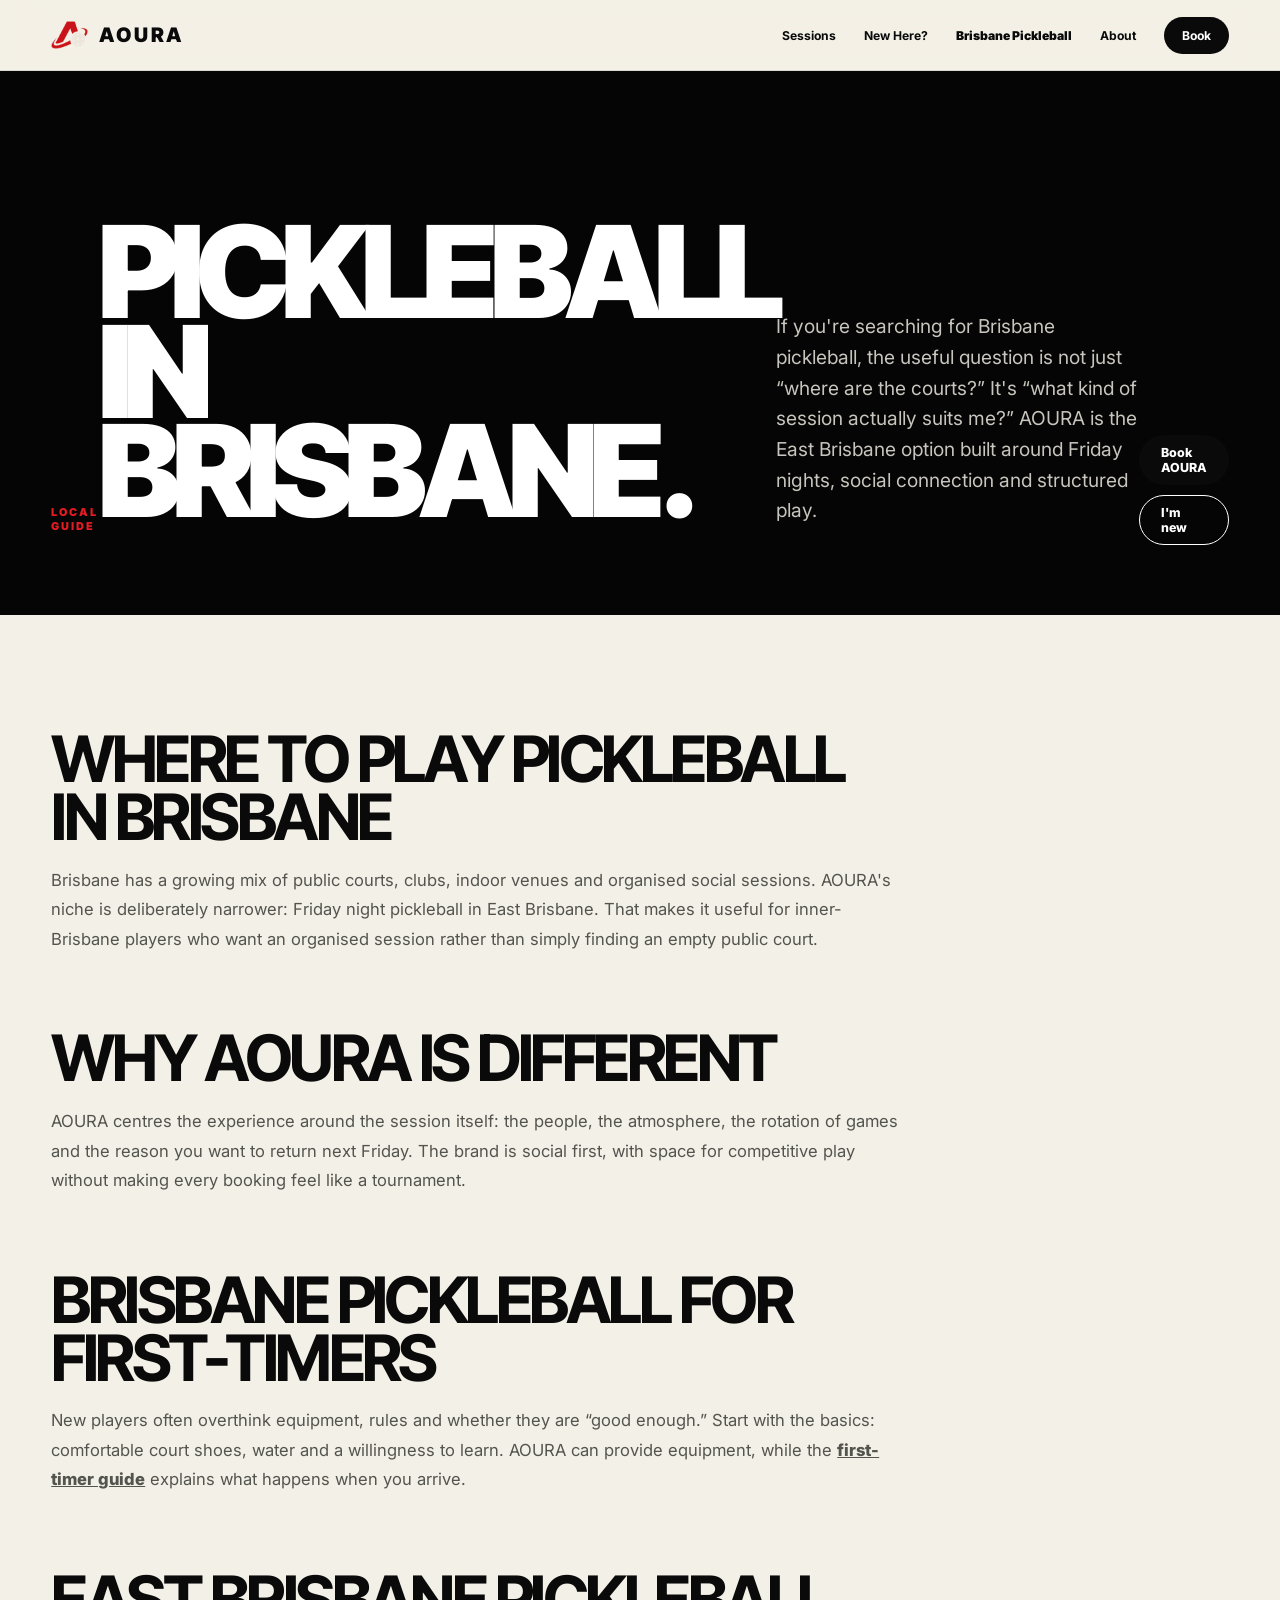
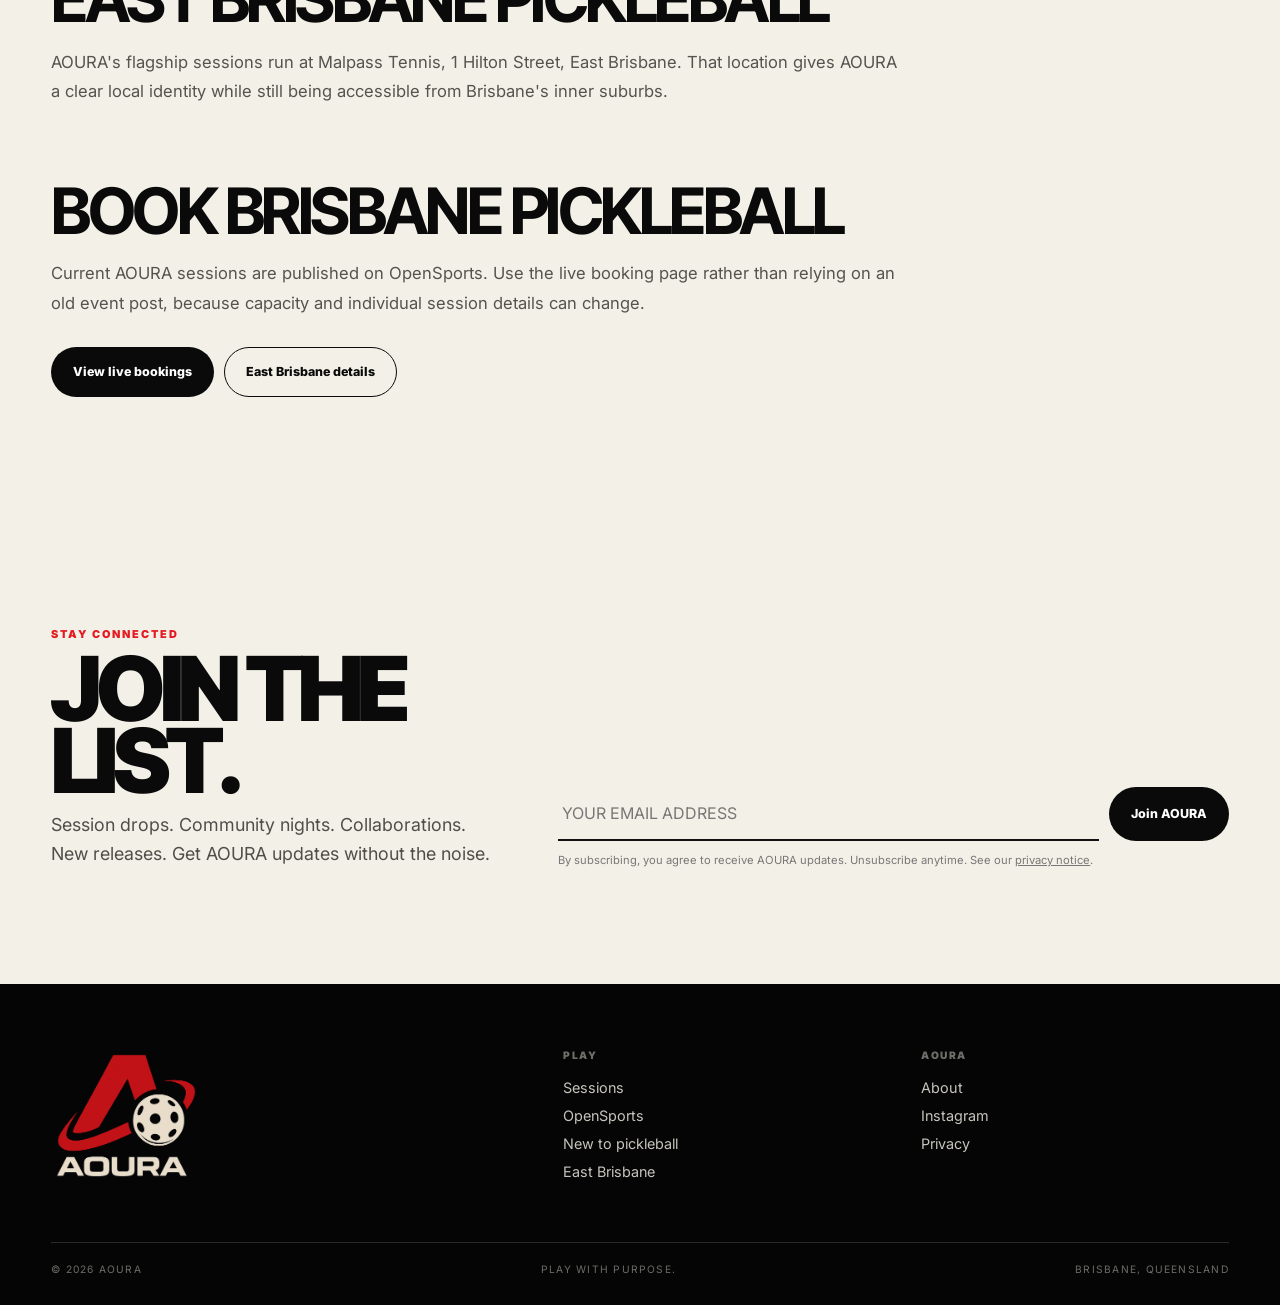
<file: brisbane-pickleball/index.html>
<!doctype html>
<html lang="en-AU">
<head>
<meta charset="utf-8">
<meta name="viewport" content="width=device-width,initial-scale=1">
<title>Brisbane Pickleball | Play Pickleball in Brisbane with AOURA</title>
<meta name="description" content="Looking for Brisbane pickleball? Discover AOURA's East Brisbane Friday night sessions, what to expect, who can join, where to play and how to book online.">
<meta name="robots" content="index,follow,max-image-preview:large">
<link rel="canonical" href="https://www.aoura.com.au/brisbane-pickleball/">
<meta name="theme-color" content="#050505">
<link rel="icon" href="/assets/favicon.png" type="image/png">
<link rel="manifest" href="/site.webmanifest">
<meta property="og:type" content="website">
<meta property="og:site_name" content="AOURA">
<meta property="og:title" content="Brisbane Pickleball | Play Pickleball in Brisbane with AOURA">
<meta property="og:description" content="Looking for Brisbane pickleball? Discover AOURA's East Brisbane Friday night sessions, what to expect, who can join, where to play and how to book online.">
<meta property="og:url" content="https://www.aoura.com.au/brisbane-pickleball/">
<meta property="og:image" content="https://www.aoura.com.au/assets/aoura-logo.png">
<meta name="twitter:card" content="summary_large_image">
<meta name="twitter:title" content="Brisbane Pickleball | Play Pickleball in Brisbane with AOURA">
<meta name="twitter:description" content="Looking for Brisbane pickleball? Discover AOURA's East Brisbane Friday night sessions, what to expect, who can join, where to play and how to book online.">
<meta name="twitter:image" content="https://www.aoura.com.au/assets/aoura-logo.png">
<link rel="preconnect" href="https://fonts.googleapis.com">
<link rel="preconnect" href="https://fonts.gstatic.com" crossorigin>
<link href="https://fonts.googleapis.com/css2?family=Inter:wght@400;500;600;700;800;900&family=Inter+Tight:wght@600;700;800;900&display=swap" rel="stylesheet">
<link rel="stylesheet" href="/assets/styles.css">

<script type="application/ld+json">
{
 "@context":"https://schema.org",
 "@type":"SportsOrganization",
 "name":"AOURA",
 "alternateName":"AOURA Pickleball Brisbane",
 "url":"https://www.aoura.com.au/",
 "logo":"https://www.aoura.com.au/assets/aoura-logo.png",
 "description":"A Brisbane pickleball community based in East Brisbane, known for Friday night pickleball under the lights.",
 "sport":"Pickleball",
 "slogan":"Play With Purpose.",
 "sameAs":["https://www.instagram.com/aouraofficial/","https://opensports.net/aoura-brisbane-pickleball"],
 "location":{"@type":"Place","name":"Malpass Tennis","address":{"@type":"PostalAddress","streetAddress":"1 Hilton Street","addressLocality":"East Brisbane","addressRegion":"QLD","postalCode":"4169","addressCountry":"AU"}}
}
</script>
</head><body><header class="site-header">
<div class="container nav">
<a class="brand" href="/" aria-label="AOURA home"><img src="/assets/aoura-mark.png" alt="AOURA pickleball logo"><span>AOURA</span></a>
<nav class="nav-links" aria-label="Primary navigation"><a href="/sessions/" >Sessions</a><a href="/new-to-pickleball/" >New Here?</a><a href="/brisbane-pickleball/" aria-current="page">Brisbane Pickleball</a><a href="/about/" >About</a><a class="nav-book" href="https://opensports.net/aoura-brisbane-pickleball" target="_blank" rel="noopener">Book</a></nav>
<button class="menu-btn" type="button" aria-label="Open menu" aria-expanded="false">☰</button>
</div></header><main>
<section class="container page-hero"><div class="eyebrow">Local guide</div><h1>Pickleball in Brisbane.</h1><p>If you're searching for Brisbane pickleball, the useful question is not just “where are the courts?” It's “what kind of session actually suits me?” AOURA is the East Brisbane option built around Friday nights, social connection and structured play.</p><div class="actions"><a class="btn btn-primary" href="https://opensports.net/aoura-brisbane-pickleball" target="_blank" rel="noopener">Book AOURA</a><a class="btn btn-outline" href="/new-to-pickleball/">I'm new</a></div></section>
<section class="container section"><div class="prose">
<h2>Where to play pickleball in Brisbane</h2><p>Brisbane has a growing mix of public courts, clubs, indoor venues and organised social sessions. AOURA's niche is deliberately narrower: Friday night pickleball in East Brisbane. That makes it useful for inner-Brisbane players who want an organised session rather than simply finding an empty public court.</p>
<h2>Why AOURA is different</h2><p>AOURA centres the experience around the session itself: the people, the atmosphere, the rotation of games and the reason you want to return next Friday. The brand is social first, with space for competitive play without making every booking feel like a tournament.</p>
<h2>Brisbane pickleball for first-timers</h2><p>New players often overthink equipment, rules and whether they are “good enough.” Start with the basics: comfortable court shoes, water and a willingness to learn. AOURA can provide equipment, while the <a href="/new-to-pickleball/">first-timer guide</a> explains what happens when you arrive.</p>
<h2>East Brisbane pickleball</h2><p>AOURA's flagship sessions run at Malpass Tennis, 1 Hilton Street, East Brisbane. That location gives AOURA a clear local identity while still being accessible from Brisbane's inner suburbs.</p>
<h2>Book Brisbane pickleball</h2><p>Current AOURA sessions are published on OpenSports. Use the live booking page rather than relying on an old event post, because capacity and individual session details can change.</p>
<div class="actions"><a class="btn btn-primary" href="https://opensports.net/aoura-brisbane-pickleball" target="_blank" rel="noopener">View live bookings</a><a class="btn btn-outline" href="/east-brisbane-pickleball/">East Brisbane details</a></div>
</div></section>
<div class="container"><section class="section" id="join">
<div class="signup-wrap">
<div><div class="eyebrow">Stay connected</div><h2 class="h2">Join the list.</h2><p class="section-copy">Session drops. Community nights. Collaborations. New releases. Get AOURA updates without the noise.</p></div>
<div>
<form class="signup-form" action="https://aoura.us14.list-manage.com/subscribe/post?u=9c98f6664c655f915967ba403&amp;id=e88ad810f8&amp;f_id=00ff8ee1f0" method="post" target="_blank">
<input type="email" name="EMAIL" required autocomplete="email" placeholder="YOUR EMAIL ADDRESS" aria-label="Email address">
<div class="honeypot" aria-hidden="true"><input type="text" name="b_9c98f6664c655f915967ba403_e88ad810f8" tabindex="-1" value=""></div>
<button class="btn btn-primary" type="submit" name="subscribe">Join AOURA</button>
</form>
<div class="form-note">By subscribing, you agree to receive AOURA updates. Unsubscribe anytime. See our <a href="/privacy/">privacy notice</a>.</div>
</div></div></section><footer class="footer">
<div class="footer-top">
<div class="footer-logo"><img src="/assets/aoura-logo.png" alt="AOURA full logo"></div>
<div><div class="footer-title">Play</div><div class="footer-links"><a href="/sessions/">Sessions</a><a href="https://opensports.net/aoura-brisbane-pickleball" target="_blank" rel="noopener">OpenSports</a><a href="/new-to-pickleball/">New to pickleball</a><a href="/east-brisbane-pickleball/">East Brisbane</a></div></div>
<div><div class="footer-title">AOURA</div><div class="footer-links"><a href="/about/">About</a><a href="https://www.instagram.com/aouraofficial/" target="_blank" rel="noopener">Instagram</a><a href="/privacy/">Privacy</a></div></div>
</div>
<div class="footer-bottom"><span>© 2026 AOURA</span><span>PLAY WITH PURPOSE.</span><span>Brisbane, Queensland</span></div>
</footer>
<script src="/assets/site.js" defer></script></div></main></body></html>
</file>
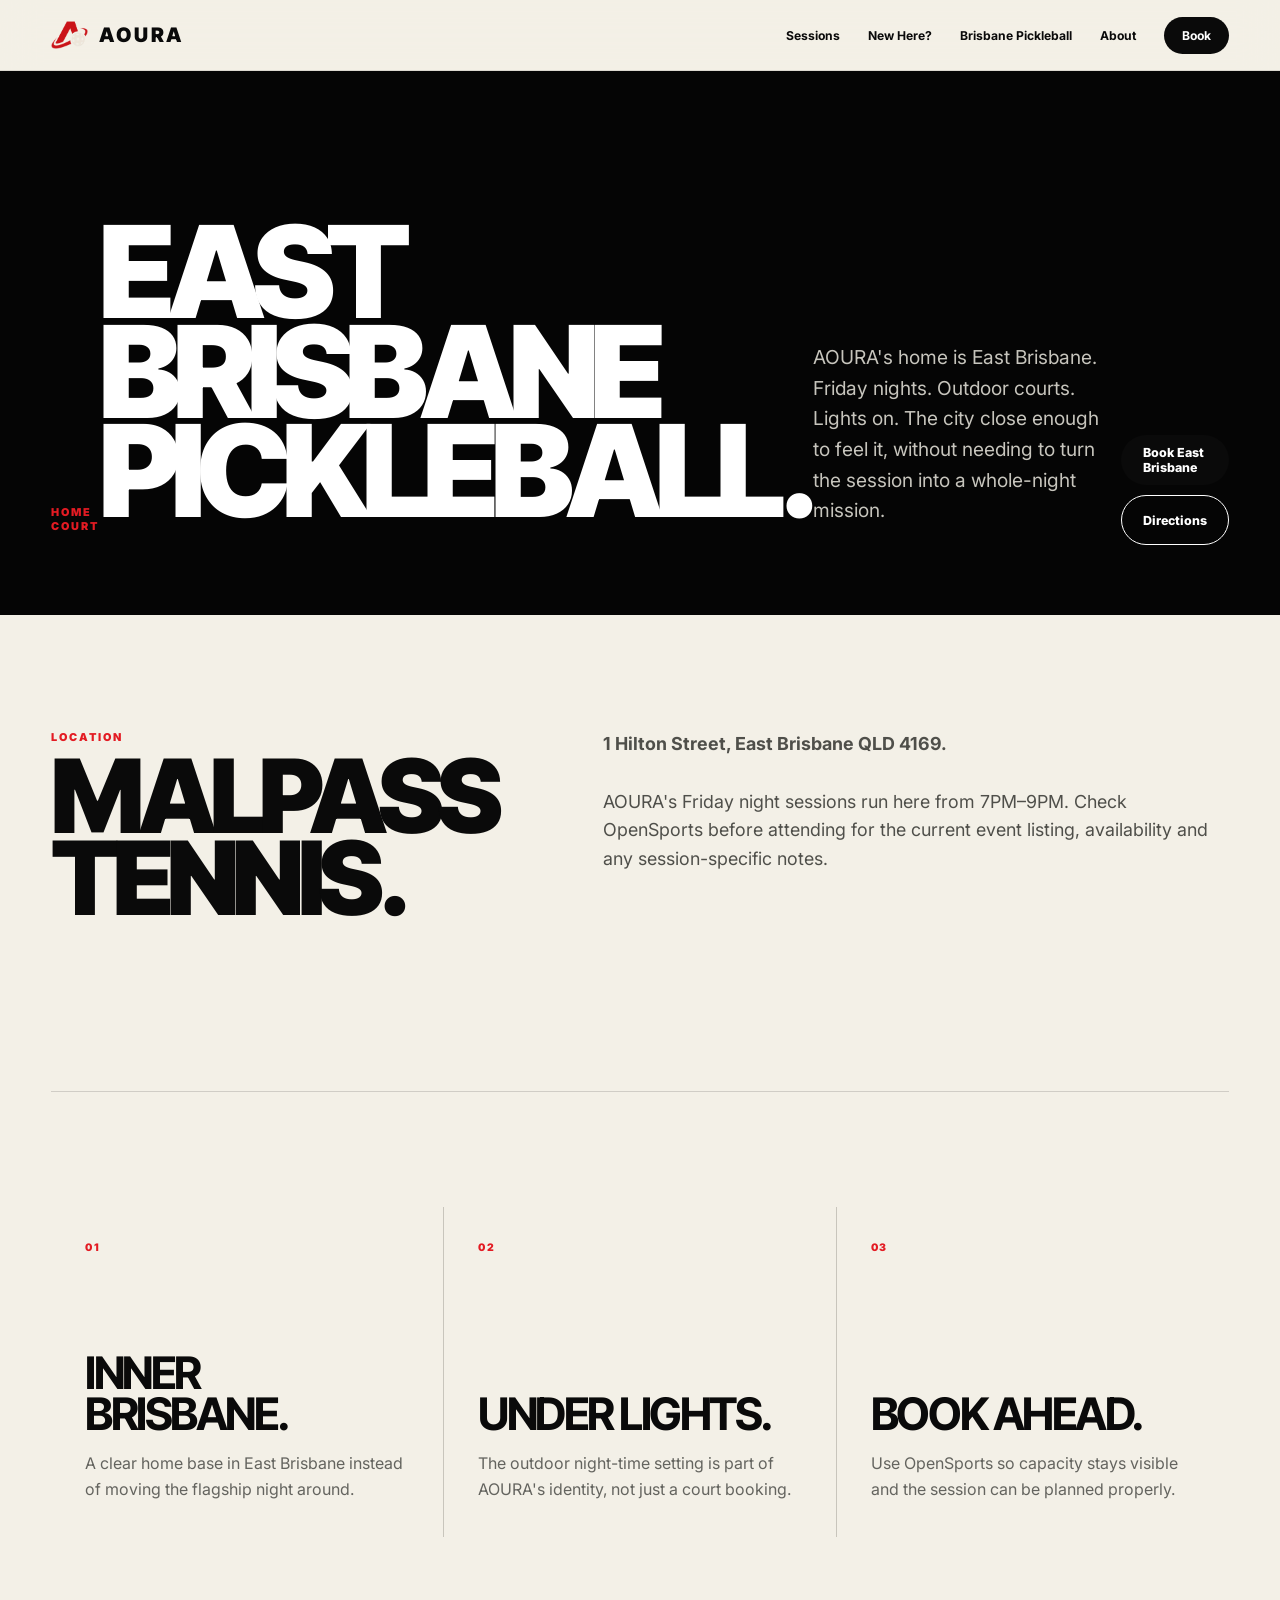
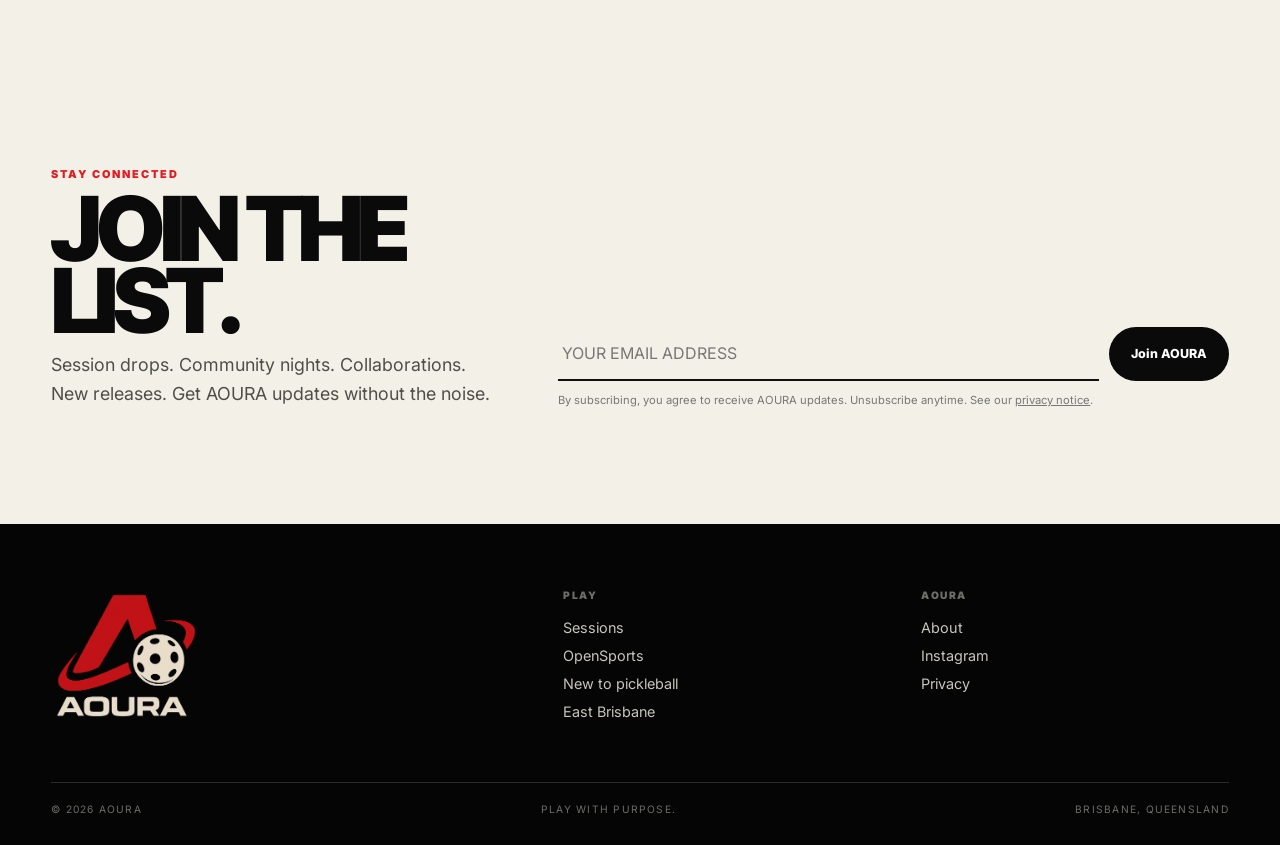
<file: east-brisbane-pickleball/index.html>
<!doctype html>
<html lang="en-AU">
<head>
<meta charset="utf-8">
<meta name="viewport" content="width=device-width,initial-scale=1">
<title>East Brisbane Pickleball | AOURA at Malpass Tennis</title>
<meta name="description" content="Play East Brisbane pickleball with AOURA at Malpass Tennis, 1 Hilton Street. Friday night pickleball from 7PM–9PM with online booking through OpenSports.">
<meta name="robots" content="index,follow,max-image-preview:large">
<link rel="canonical" href="https://www.aoura.com.au/east-brisbane-pickleball/">
<meta name="theme-color" content="#050505">
<link rel="icon" href="/assets/favicon.png" type="image/png">
<link rel="manifest" href="/site.webmanifest">
<meta property="og:type" content="website">
<meta property="og:site_name" content="AOURA">
<meta property="og:title" content="East Brisbane Pickleball | AOURA at Malpass Tennis">
<meta property="og:description" content="Play East Brisbane pickleball with AOURA at Malpass Tennis, 1 Hilton Street. Friday night pickleball from 7PM–9PM with online booking through OpenSports.">
<meta property="og:url" content="https://www.aoura.com.au/east-brisbane-pickleball/">
<meta property="og:image" content="https://www.aoura.com.au/assets/aoura-logo.png">
<meta name="twitter:card" content="summary_large_image">
<meta name="twitter:title" content="East Brisbane Pickleball | AOURA at Malpass Tennis">
<meta name="twitter:description" content="Play East Brisbane pickleball with AOURA at Malpass Tennis, 1 Hilton Street. Friday night pickleball from 7PM–9PM with online booking through OpenSports.">
<meta name="twitter:image" content="https://www.aoura.com.au/assets/aoura-logo.png">
<link rel="preconnect" href="https://fonts.googleapis.com">
<link rel="preconnect" href="https://fonts.gstatic.com" crossorigin>
<link href="https://fonts.googleapis.com/css2?family=Inter:wght@400;500;600;700;800;900&family=Inter+Tight:wght@600;700;800;900&display=swap" rel="stylesheet">
<link rel="stylesheet" href="/assets/styles.css">

<script type="application/ld+json">
{
 "@context":"https://schema.org",
 "@type":"SportsOrganization",
 "name":"AOURA",
 "alternateName":"AOURA Pickleball Brisbane",
 "url":"https://www.aoura.com.au/",
 "logo":"https://www.aoura.com.au/assets/aoura-logo.png",
 "description":"A Brisbane pickleball community based in East Brisbane, known for Friday night pickleball under the lights.",
 "sport":"Pickleball",
 "slogan":"Play With Purpose.",
 "sameAs":["https://www.instagram.com/aouraofficial/","https://opensports.net/aoura-brisbane-pickleball"],
 "location":{"@type":"Place","name":"Malpass Tennis","address":{"@type":"PostalAddress","streetAddress":"1 Hilton Street","addressLocality":"East Brisbane","addressRegion":"QLD","postalCode":"4169","addressCountry":"AU"}}
}
</script>
</head><body><header class="site-header">
<div class="container nav">
<a class="brand" href="/" aria-label="AOURA home"><img src="/assets/aoura-mark.png" alt="AOURA pickleball logo"><span>AOURA</span></a>
<nav class="nav-links" aria-label="Primary navigation"><a href="/sessions/" >Sessions</a><a href="/new-to-pickleball/" >New Here?</a><a href="/brisbane-pickleball/" >Brisbane Pickleball</a><a href="/about/" >About</a><a class="nav-book" href="https://opensports.net/aoura-brisbane-pickleball" target="_blank" rel="noopener">Book</a></nav>
<button class="menu-btn" type="button" aria-label="Open menu" aria-expanded="false">☰</button>
</div></header><main>
<section class="container page-hero"><div class="eyebrow">Home court</div><h1>East Brisbane pickleball.</h1><p>AOURA's home is East Brisbane. Friday nights. Outdoor courts. Lights on. The city close enough to feel it, without needing to turn the session into a whole-night mission.</p><div class="actions"><a class="btn btn-primary" href="https://opensports.net/aoura-brisbane-pickleball" target="_blank" rel="noopener">Book East Brisbane</a><a class="btn btn-outline" href="https://www.google.com/maps/search/?api=1&query=Malpass+Tennis+1+Hilton+Street+East+Brisbane+QLD+4169" target="_blank" rel="noopener">Directions</a></div></section>
<section class="container section"><div class="section-head"><div><div class="eyebrow">Location</div><h2 class="h2">Malpass Tennis.</h2></div><div><p class="section-copy"><strong>1 Hilton Street, East Brisbane QLD 4169.</strong><br><br>AOURA's Friday night sessions run here from 7PM–9PM. Check OpenSports before attending for the current event listing, availability and any session-specific notes.</p></div></div></section>
<section class="container section"><div class="cards"><div class="card"><div class="card-no">01</div><h3>Inner Brisbane.</h3><p>A clear home base in East Brisbane instead of moving the flagship night around.</p></div><div class="card"><div class="card-no">02</div><h3>Under lights.</h3><p>The outdoor night-time setting is part of AOURA's identity, not just a court booking.</p></div><div class="card"><div class="card-no">03</div><h3>Book ahead.</h3><p>Use OpenSports so capacity stays visible and the session can be planned properly.</p></div></div></section>
<div class="container"><section class="section" id="join">
<div class="signup-wrap">
<div><div class="eyebrow">Stay connected</div><h2 class="h2">Join the list.</h2><p class="section-copy">Session drops. Community nights. Collaborations. New releases. Get AOURA updates without the noise.</p></div>
<div>
<form class="signup-form" action="https://aoura.us14.list-manage.com/subscribe/post?u=9c98f6664c655f915967ba403&amp;id=e88ad810f8&amp;f_id=00ff8ee1f0" method="post" target="_blank">
<input type="email" name="EMAIL" required autocomplete="email" placeholder="YOUR EMAIL ADDRESS" aria-label="Email address">
<div class="honeypot" aria-hidden="true"><input type="text" name="b_9c98f6664c655f915967ba403_e88ad810f8" tabindex="-1" value=""></div>
<button class="btn btn-primary" type="submit" name="subscribe">Join AOURA</button>
</form>
<div class="form-note">By subscribing, you agree to receive AOURA updates. Unsubscribe anytime. See our <a href="/privacy/">privacy notice</a>.</div>
</div></div></section><footer class="footer">
<div class="footer-top">
<div class="footer-logo"><img src="/assets/aoura-logo.png" alt="AOURA full logo"></div>
<div><div class="footer-title">Play</div><div class="footer-links"><a href="/sessions/">Sessions</a><a href="https://opensports.net/aoura-brisbane-pickleball" target="_blank" rel="noopener">OpenSports</a><a href="/new-to-pickleball/">New to pickleball</a><a href="/east-brisbane-pickleball/">East Brisbane</a></div></div>
<div><div class="footer-title">AOURA</div><div class="footer-links"><a href="/about/">About</a><a href="https://www.instagram.com/aouraofficial/" target="_blank" rel="noopener">Instagram</a><a href="/privacy/">Privacy</a></div></div>
</div>
<div class="footer-bottom"><span>© 2026 AOURA</span><span>PLAY WITH PURPOSE.</span><span>Brisbane, Queensland</span></div>
</footer>
<script src="/assets/site.js" defer></script></div></main></body></html>
</file>
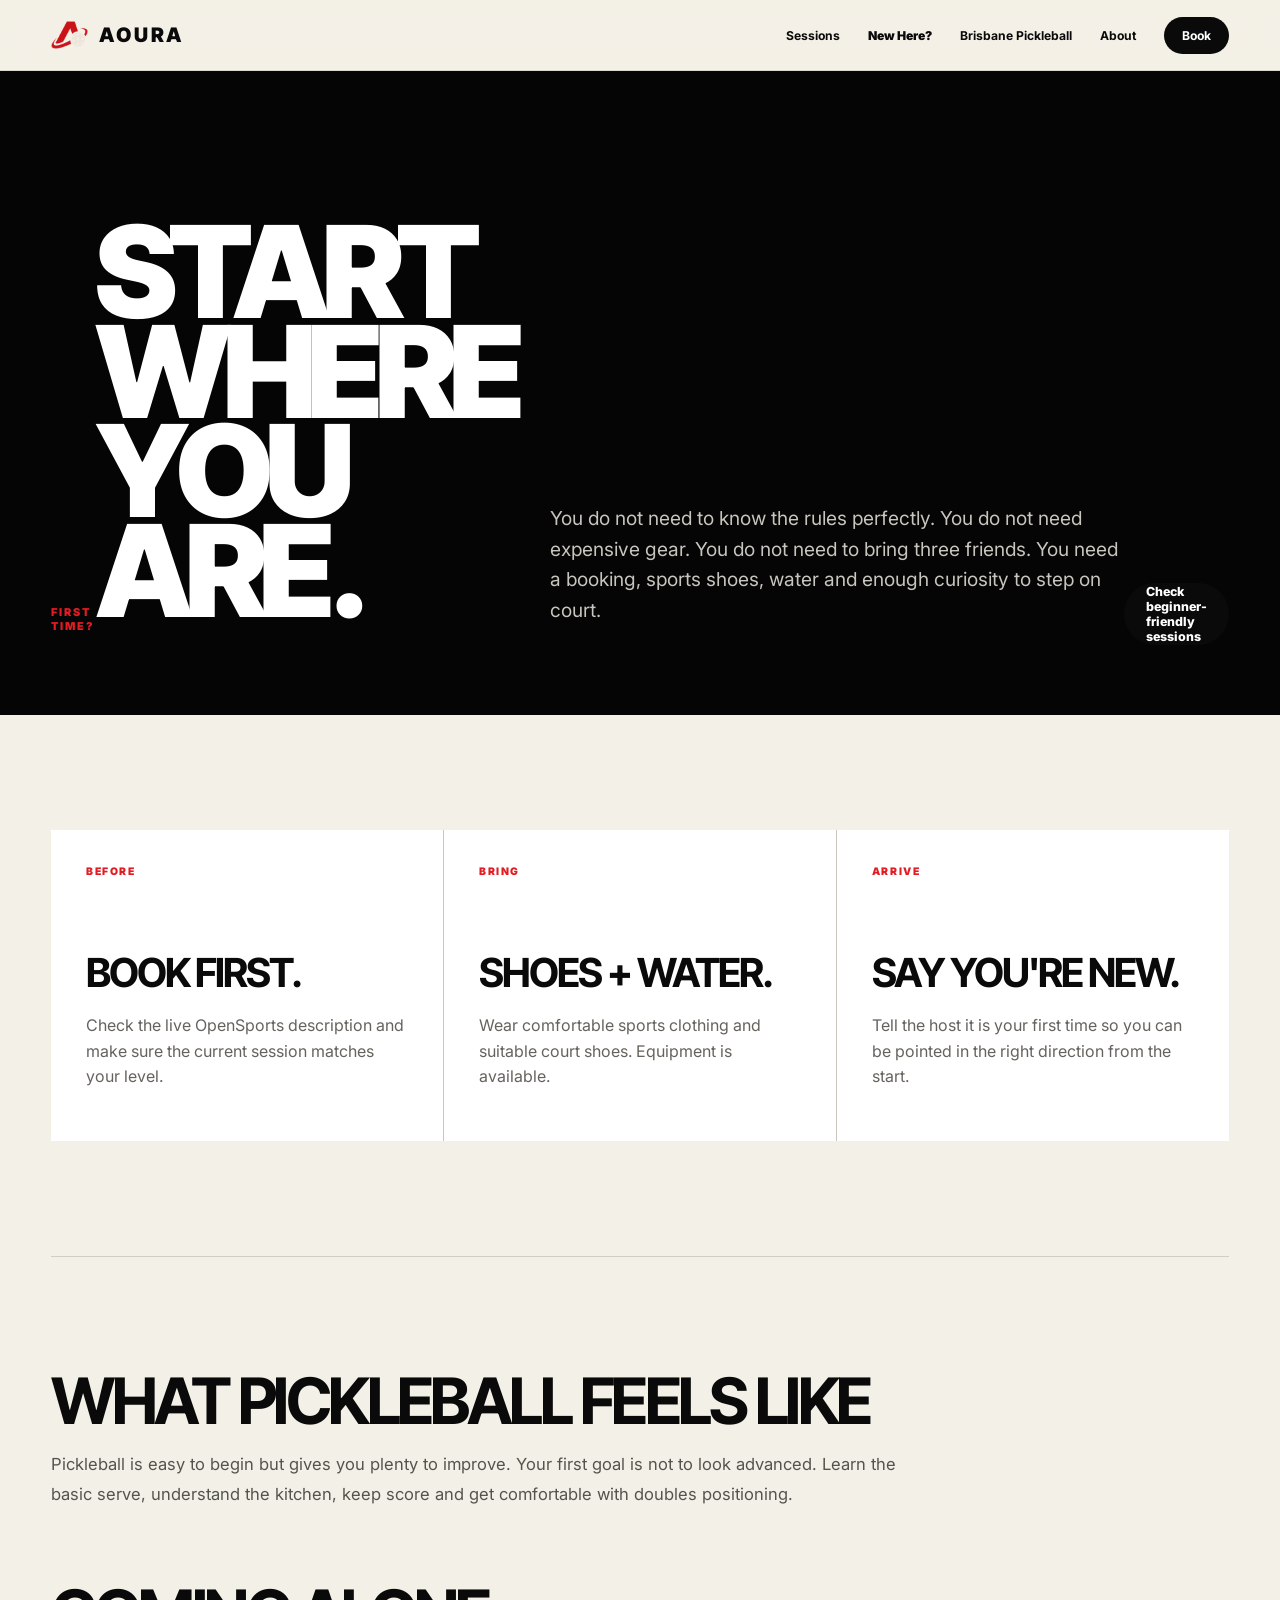
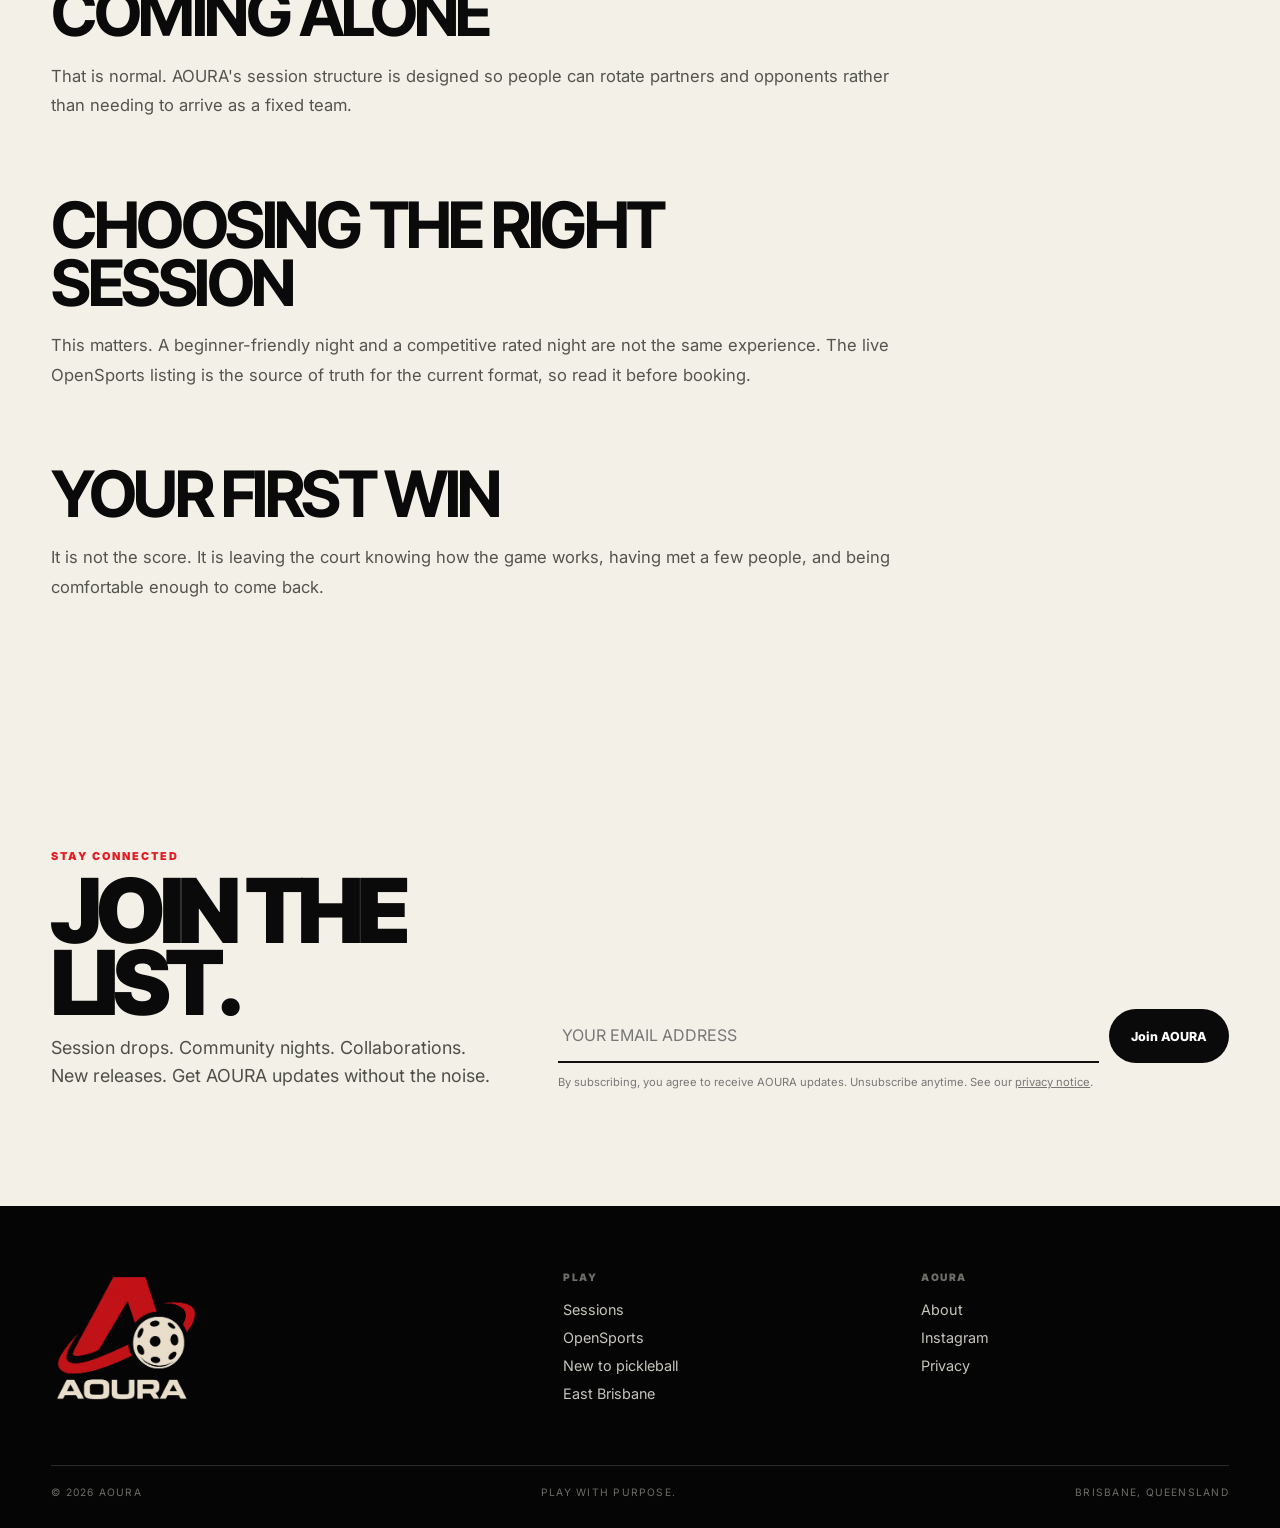
<file: new-to-pickleball/index.html>
<!doctype html>
<html lang="en-AU">
<head>
<meta charset="utf-8">
<meta name="viewport" content="width=device-width,initial-scale=1">
<title>Beginner Pickleball Brisbane | First Time at AOURA</title>
<meta name="description" content="New to pickleball in Brisbane? Start with AOURA's first-timer guide: what to bring, how sessions work, equipment, booking and what to expect in East Brisbane.">
<meta name="robots" content="index,follow,max-image-preview:large">
<link rel="canonical" href="https://www.aoura.com.au/new-to-pickleball/">
<meta name="theme-color" content="#050505">
<link rel="icon" href="/assets/favicon.png" type="image/png">
<link rel="manifest" href="/site.webmanifest">
<meta property="og:type" content="website">
<meta property="og:site_name" content="AOURA">
<meta property="og:title" content="Beginner Pickleball Brisbane | First Time at AOURA">
<meta property="og:description" content="New to pickleball in Brisbane? Start with AOURA's first-timer guide: what to bring, how sessions work, equipment, booking and what to expect in East Brisbane.">
<meta property="og:url" content="https://www.aoura.com.au/new-to-pickleball/">
<meta property="og:image" content="https://www.aoura.com.au/assets/aoura-logo.png">
<meta name="twitter:card" content="summary_large_image">
<meta name="twitter:title" content="Beginner Pickleball Brisbane | First Time at AOURA">
<meta name="twitter:description" content="New to pickleball in Brisbane? Start with AOURA's first-timer guide: what to bring, how sessions work, equipment, booking and what to expect in East Brisbane.">
<meta name="twitter:image" content="https://www.aoura.com.au/assets/aoura-logo.png">
<link rel="preconnect" href="https://fonts.googleapis.com">
<link rel="preconnect" href="https://fonts.gstatic.com" crossorigin>
<link href="https://fonts.googleapis.com/css2?family=Inter:wght@400;500;600;700;800;900&family=Inter+Tight:wght@600;700;800;900&display=swap" rel="stylesheet">
<link rel="stylesheet" href="/assets/styles.css">

<script type="application/ld+json">
{"@context":"https://schema.org","@type":"FAQPage","mainEntity":[
{"@type":"Question","name":"Can beginners play pickleball with AOURA?","acceptedAnswer":{"@type":"Answer","text":"AOURA welcomes newer players when the live session listing is appropriate for their level. Check OpenSports for the current session details."}},
{"@type":"Question","name":"What should I bring to pickleball?","acceptedAnswer":{"@type":"Answer","text":"Wear comfortable sports clothing and court-appropriate shoes, and bring water. Equipment is available at AOURA sessions."}},
{"@type":"Question","name":"Can I come to AOURA alone?","acceptedAnswer":{"@type":"Answer","text":"Yes. Players can book individually and rotate through games with other attendees."}}
]}
</script>
</head><body><header class="site-header">
<div class="container nav">
<a class="brand" href="/" aria-label="AOURA home"><img src="/assets/aoura-mark.png" alt="AOURA pickleball logo"><span>AOURA</span></a>
<nav class="nav-links" aria-label="Primary navigation"><a href="/sessions/" >Sessions</a><a href="/new-to-pickleball/" aria-current="page">New Here?</a><a href="/brisbane-pickleball/" >Brisbane Pickleball</a><a href="/about/" >About</a><a class="nav-book" href="https://opensports.net/aoura-brisbane-pickleball" target="_blank" rel="noopener">Book</a></nav>
<button class="menu-btn" type="button" aria-label="Open menu" aria-expanded="false">☰</button>
</div></header><main>
<section class="container page-hero"><div class="eyebrow">First time?</div><h1>Start where you are.</h1><p>You do not need to know the rules perfectly. You do not need expensive gear. You do not need to bring three friends. You need a booking, sports shoes, water and enough curiosity to step on court.</p><div class="actions"><a class="btn btn-primary" href="https://opensports.net/aoura-brisbane-pickleball" target="_blank" rel="noopener">Check beginner-friendly sessions</a></div></section>
<section class="container section"><div class="steps"><div class="step"><div class="step-num">Before</div><h3>Book first.</h3><p>Check the live OpenSports description and make sure the current session matches your level.</p></div><div class="step"><div class="step-num">Bring</div><h3>Shoes + water.</h3><p>Wear comfortable sports clothing and suitable court shoes. Equipment is available.</p></div><div class="step"><div class="step-num">Arrive</div><h3>Say you're new.</h3><p>Tell the host it is your first time so you can be pointed in the right direction from the start.</p></div></div></section>
<section class="container section"><div class="prose"><h2>What pickleball feels like</h2><p>Pickleball is easy to begin but gives you plenty to improve. Your first goal is not to look advanced. Learn the basic serve, understand the kitchen, keep score and get comfortable with doubles positioning.</p><h2>Coming alone</h2><p>That is normal. AOURA's session structure is designed so people can rotate partners and opponents rather than needing to arrive as a fixed team.</p><h2>Choosing the right session</h2><p>This matters. A beginner-friendly night and a competitive rated night are not the same experience. The live OpenSports listing is the source of truth for the current format, so read it before booking.</p><h2>Your first win</h2><p>It is not the score. It is leaving the court knowing how the game works, having met a few people, and being comfortable enough to come back.</p></div></section>
<div class="container"><section class="section" id="join">
<div class="signup-wrap">
<div><div class="eyebrow">Stay connected</div><h2 class="h2">Join the list.</h2><p class="section-copy">Session drops. Community nights. Collaborations. New releases. Get AOURA updates without the noise.</p></div>
<div>
<form class="signup-form" action="https://aoura.us14.list-manage.com/subscribe/post?u=9c98f6664c655f915967ba403&amp;id=e88ad810f8&amp;f_id=00ff8ee1f0" method="post" target="_blank">
<input type="email" name="EMAIL" required autocomplete="email" placeholder="YOUR EMAIL ADDRESS" aria-label="Email address">
<div class="honeypot" aria-hidden="true"><input type="text" name="b_9c98f6664c655f915967ba403_e88ad810f8" tabindex="-1" value=""></div>
<button class="btn btn-primary" type="submit" name="subscribe">Join AOURA</button>
</form>
<div class="form-note">By subscribing, you agree to receive AOURA updates. Unsubscribe anytime. See our <a href="/privacy/">privacy notice</a>.</div>
</div></div></section><footer class="footer">
<div class="footer-top">
<div class="footer-logo"><img src="/assets/aoura-logo.png" alt="AOURA full logo"></div>
<div><div class="footer-title">Play</div><div class="footer-links"><a href="/sessions/">Sessions</a><a href="https://opensports.net/aoura-brisbane-pickleball" target="_blank" rel="noopener">OpenSports</a><a href="/new-to-pickleball/">New to pickleball</a><a href="/east-brisbane-pickleball/">East Brisbane</a></div></div>
<div><div class="footer-title">AOURA</div><div class="footer-links"><a href="/about/">About</a><a href="https://www.instagram.com/aouraofficial/" target="_blank" rel="noopener">Instagram</a><a href="/privacy/">Privacy</a></div></div>
</div>
<div class="footer-bottom"><span>© 2026 AOURA</span><span>PLAY WITH PURPOSE.</span><span>Brisbane, Queensland</span></div>
</footer>
<script src="/assets/site.js" defer></script></div></main></body></html>
</file>
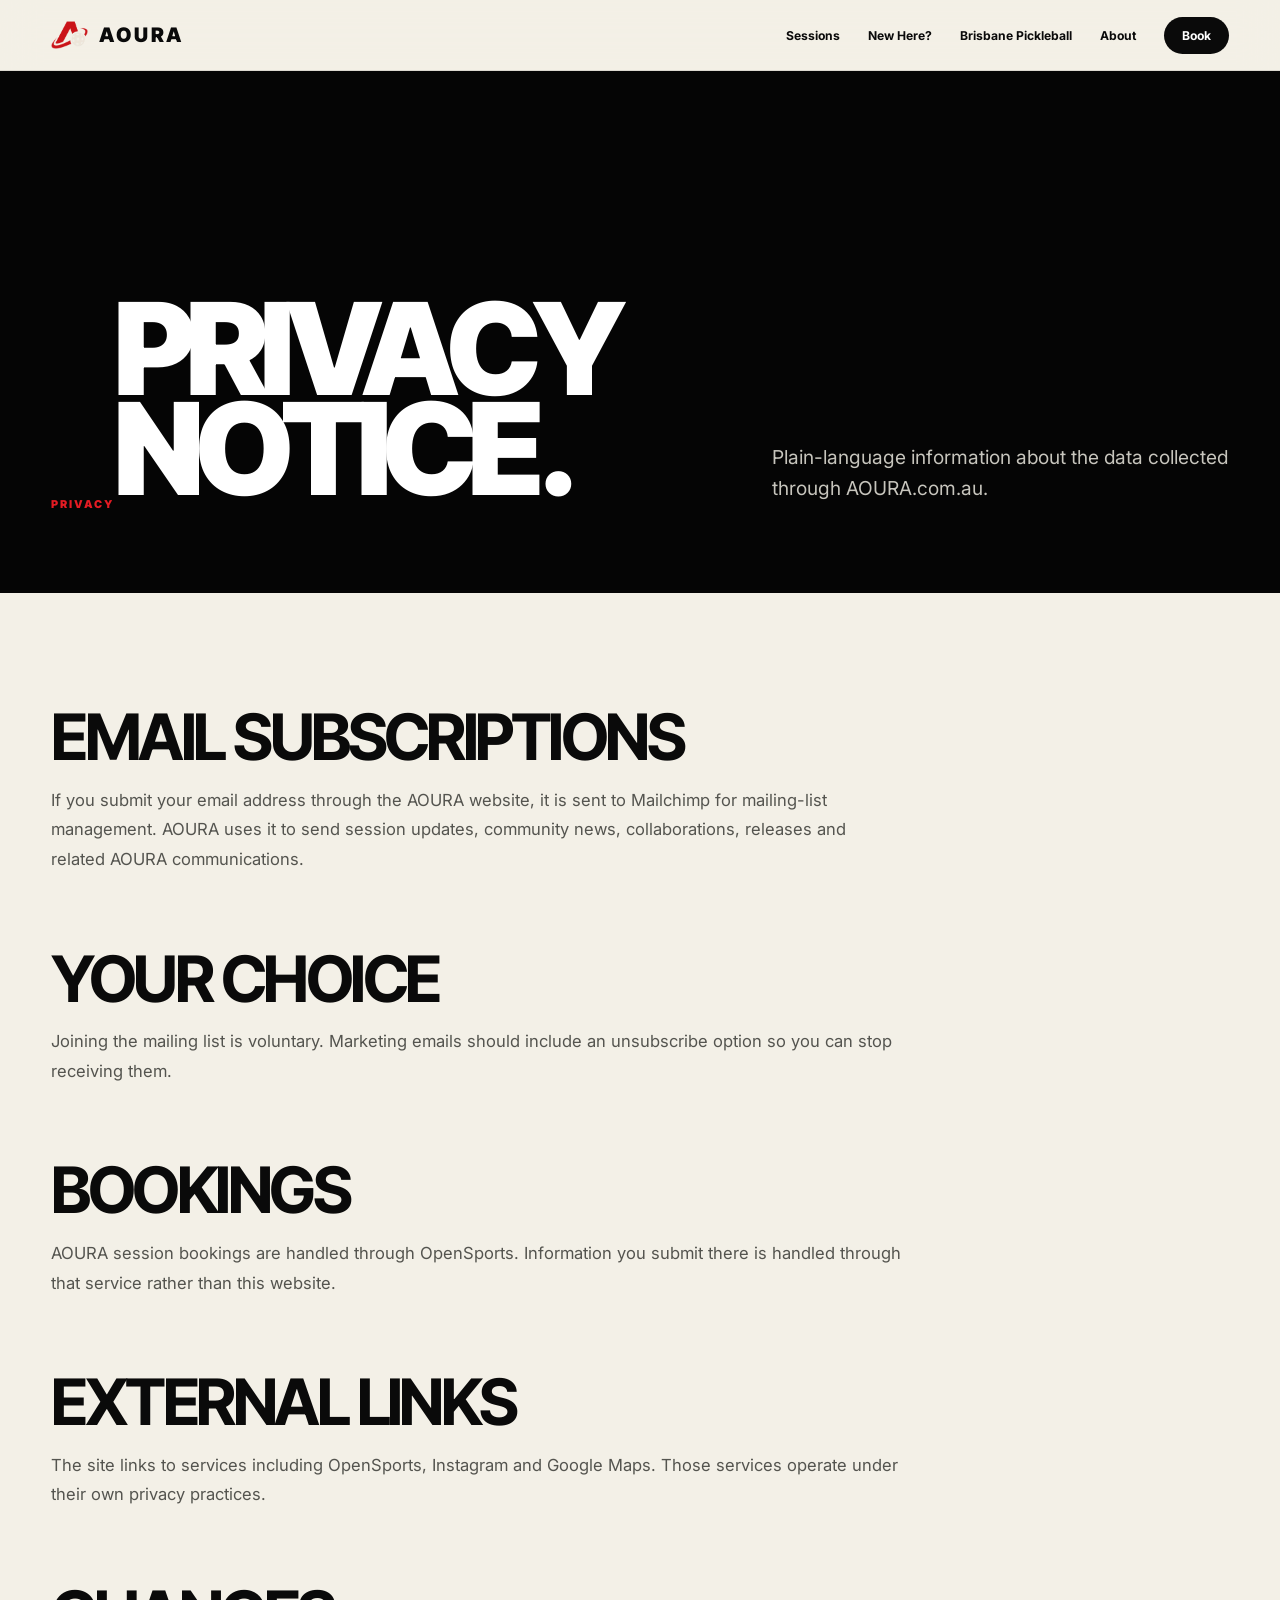
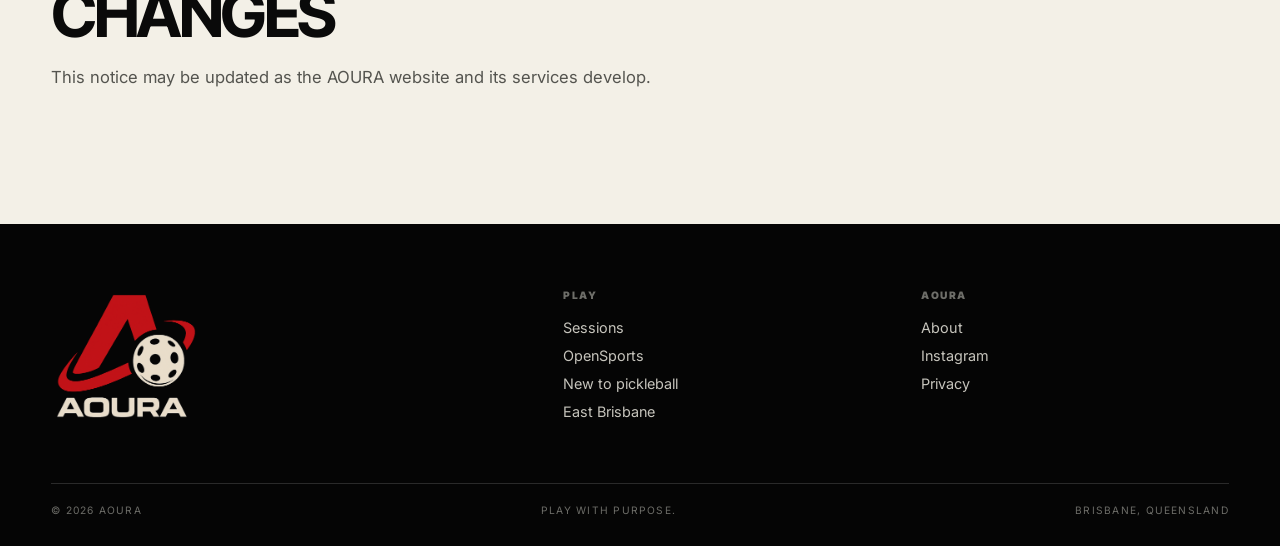
<file: privacy/index.html>
<!doctype html>
<html lang="en-AU">
<head>
<meta charset="utf-8">
<meta name="viewport" content="width=device-width,initial-scale=1">
<title>Privacy | AOURA</title>
<meta name="description" content="AOURA privacy notice for website visitors and mailing-list subscribers.">
<meta name="robots" content="index,follow,max-image-preview:large">
<link rel="canonical" href="https://www.aoura.com.au/privacy/">
<meta name="theme-color" content="#050505">
<link rel="icon" href="/assets/favicon.png" type="image/png">
<link rel="manifest" href="/site.webmanifest">
<meta property="og:type" content="website">
<meta property="og:site_name" content="AOURA">
<meta property="og:title" content="Privacy | AOURA">
<meta property="og:description" content="AOURA privacy notice for website visitors and mailing-list subscribers.">
<meta property="og:url" content="https://www.aoura.com.au/privacy/">
<meta property="og:image" content="https://www.aoura.com.au/assets/aoura-logo.png">
<meta name="twitter:card" content="summary_large_image">
<meta name="twitter:title" content="Privacy | AOURA">
<meta name="twitter:description" content="AOURA privacy notice for website visitors and mailing-list subscribers.">
<meta name="twitter:image" content="https://www.aoura.com.au/assets/aoura-logo.png">
<link rel="preconnect" href="https://fonts.googleapis.com">
<link rel="preconnect" href="https://fonts.gstatic.com" crossorigin>
<link href="https://fonts.googleapis.com/css2?family=Inter:wght@400;500;600;700;800;900&family=Inter+Tight:wght@600;700;800;900&display=swap" rel="stylesheet">
<link rel="stylesheet" href="/assets/styles.css">

</head><body><header class="site-header">
<div class="container nav">
<a class="brand" href="/" aria-label="AOURA home"><img src="/assets/aoura-mark.png" alt="AOURA pickleball logo"><span>AOURA</span></a>
<nav class="nav-links" aria-label="Primary navigation"><a href="/sessions/" >Sessions</a><a href="/new-to-pickleball/" >New Here?</a><a href="/brisbane-pickleball/" >Brisbane Pickleball</a><a href="/about/" >About</a><a class="nav-book" href="https://opensports.net/aoura-brisbane-pickleball" target="_blank" rel="noopener">Book</a></nav>
<button class="menu-btn" type="button" aria-label="Open menu" aria-expanded="false">☰</button>
</div></header><main>
<section class="container page-hero"><div class="eyebrow">Privacy</div><h1>Privacy notice.</h1><p>Plain-language information about the data collected through AOURA.com.au.</p></section>
<section class="container section"><div class="prose">
<h2>Email subscriptions</h2><p>If you submit your email address through the AOURA website, it is sent to Mailchimp for mailing-list management. AOURA uses it to send session updates, community news, collaborations, releases and related AOURA communications.</p>
<h2>Your choice</h2><p>Joining the mailing list is voluntary. Marketing emails should include an unsubscribe option so you can stop receiving them.</p>
<h2>Bookings</h2><p>AOURA session bookings are handled through OpenSports. Information you submit there is handled through that service rather than this website.</p>
<h2>External links</h2><p>The site links to services including OpenSports, Instagram and Google Maps. Those services operate under their own privacy practices.</p>
<h2>Changes</h2><p>This notice may be updated as the AOURA website and its services develop.</p>
</div></section>
<div class="container"><footer class="footer">
<div class="footer-top">
<div class="footer-logo"><img src="/assets/aoura-logo.png" alt="AOURA full logo"></div>
<div><div class="footer-title">Play</div><div class="footer-links"><a href="/sessions/">Sessions</a><a href="https://opensports.net/aoura-brisbane-pickleball" target="_blank" rel="noopener">OpenSports</a><a href="/new-to-pickleball/">New to pickleball</a><a href="/east-brisbane-pickleball/">East Brisbane</a></div></div>
<div><div class="footer-title">AOURA</div><div class="footer-links"><a href="/about/">About</a><a href="https://www.instagram.com/aouraofficial/" target="_blank" rel="noopener">Instagram</a><a href="/privacy/">Privacy</a></div></div>
</div>
<div class="footer-bottom"><span>© 2026 AOURA</span><span>PLAY WITH PURPOSE.</span><span>Brisbane, Queensland</span></div>
</footer>
<script src="/assets/site.js" defer></script></div></main></body></html>
</file>
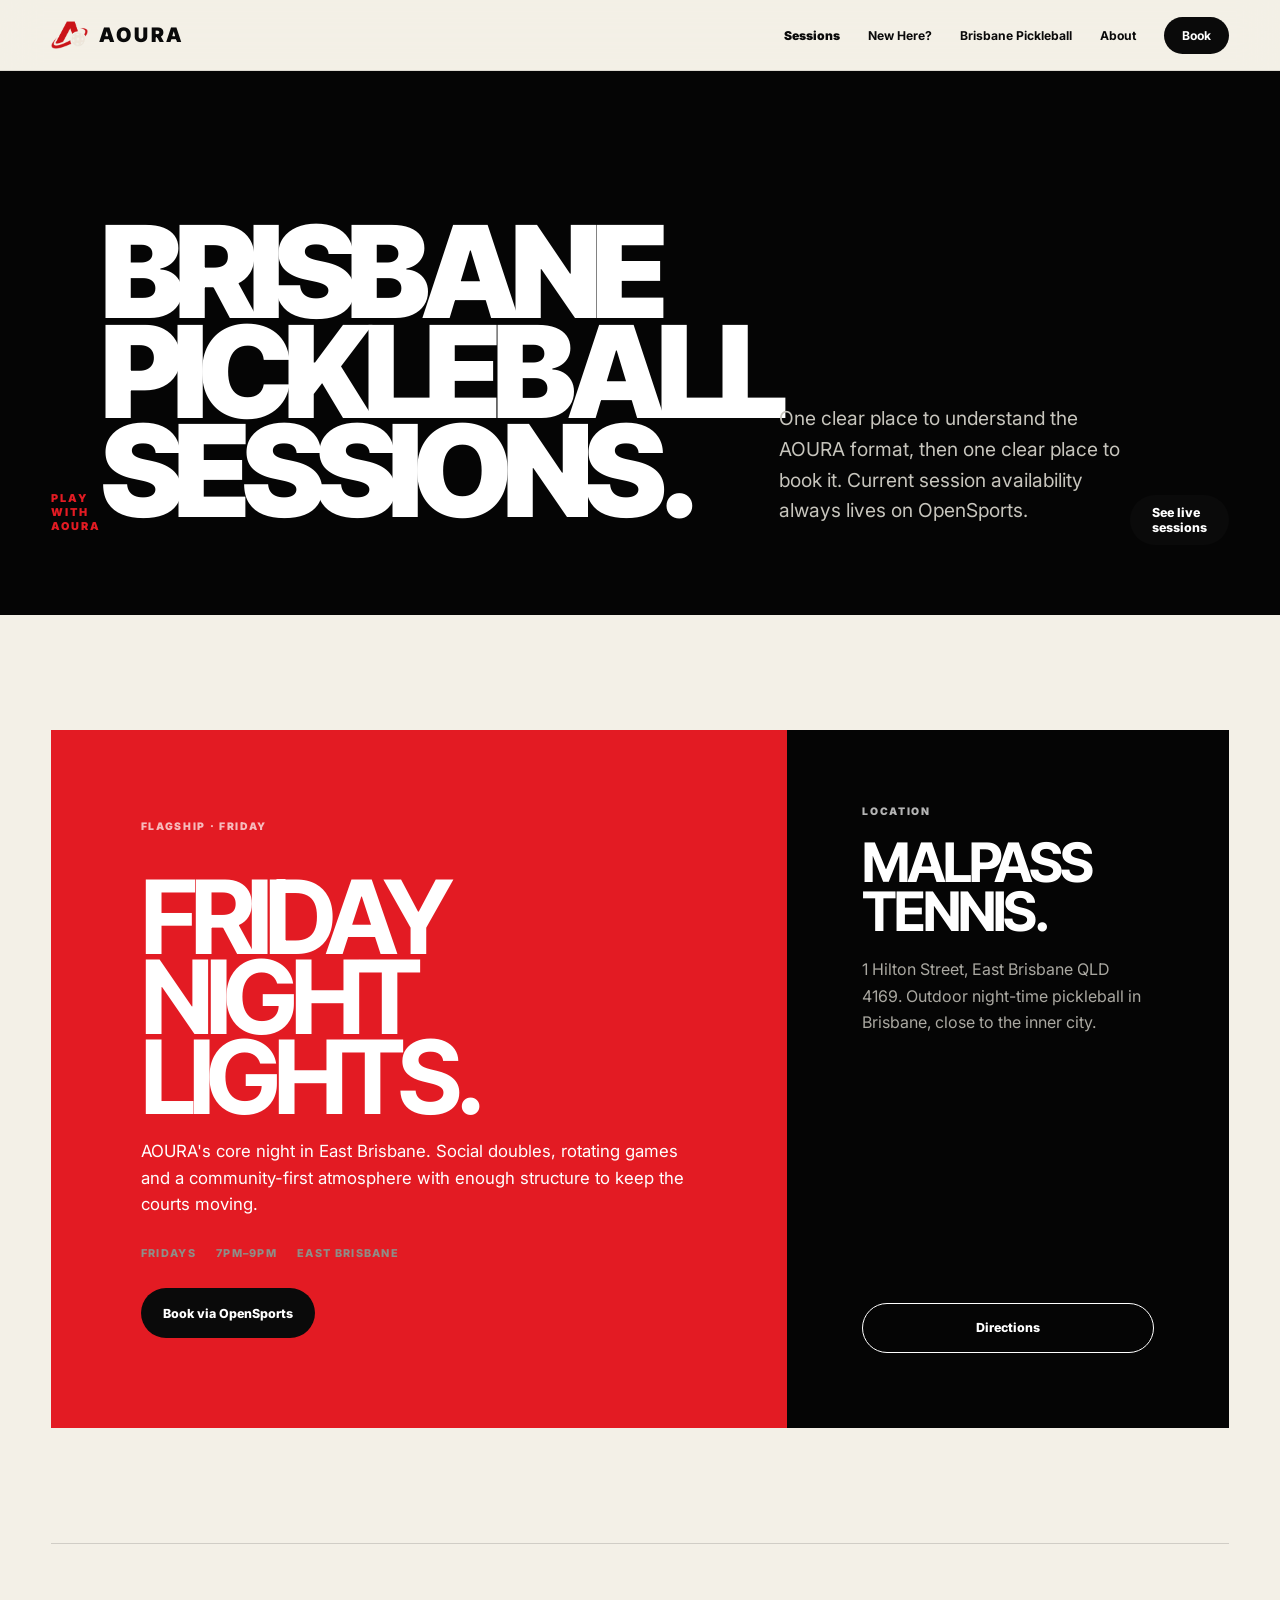
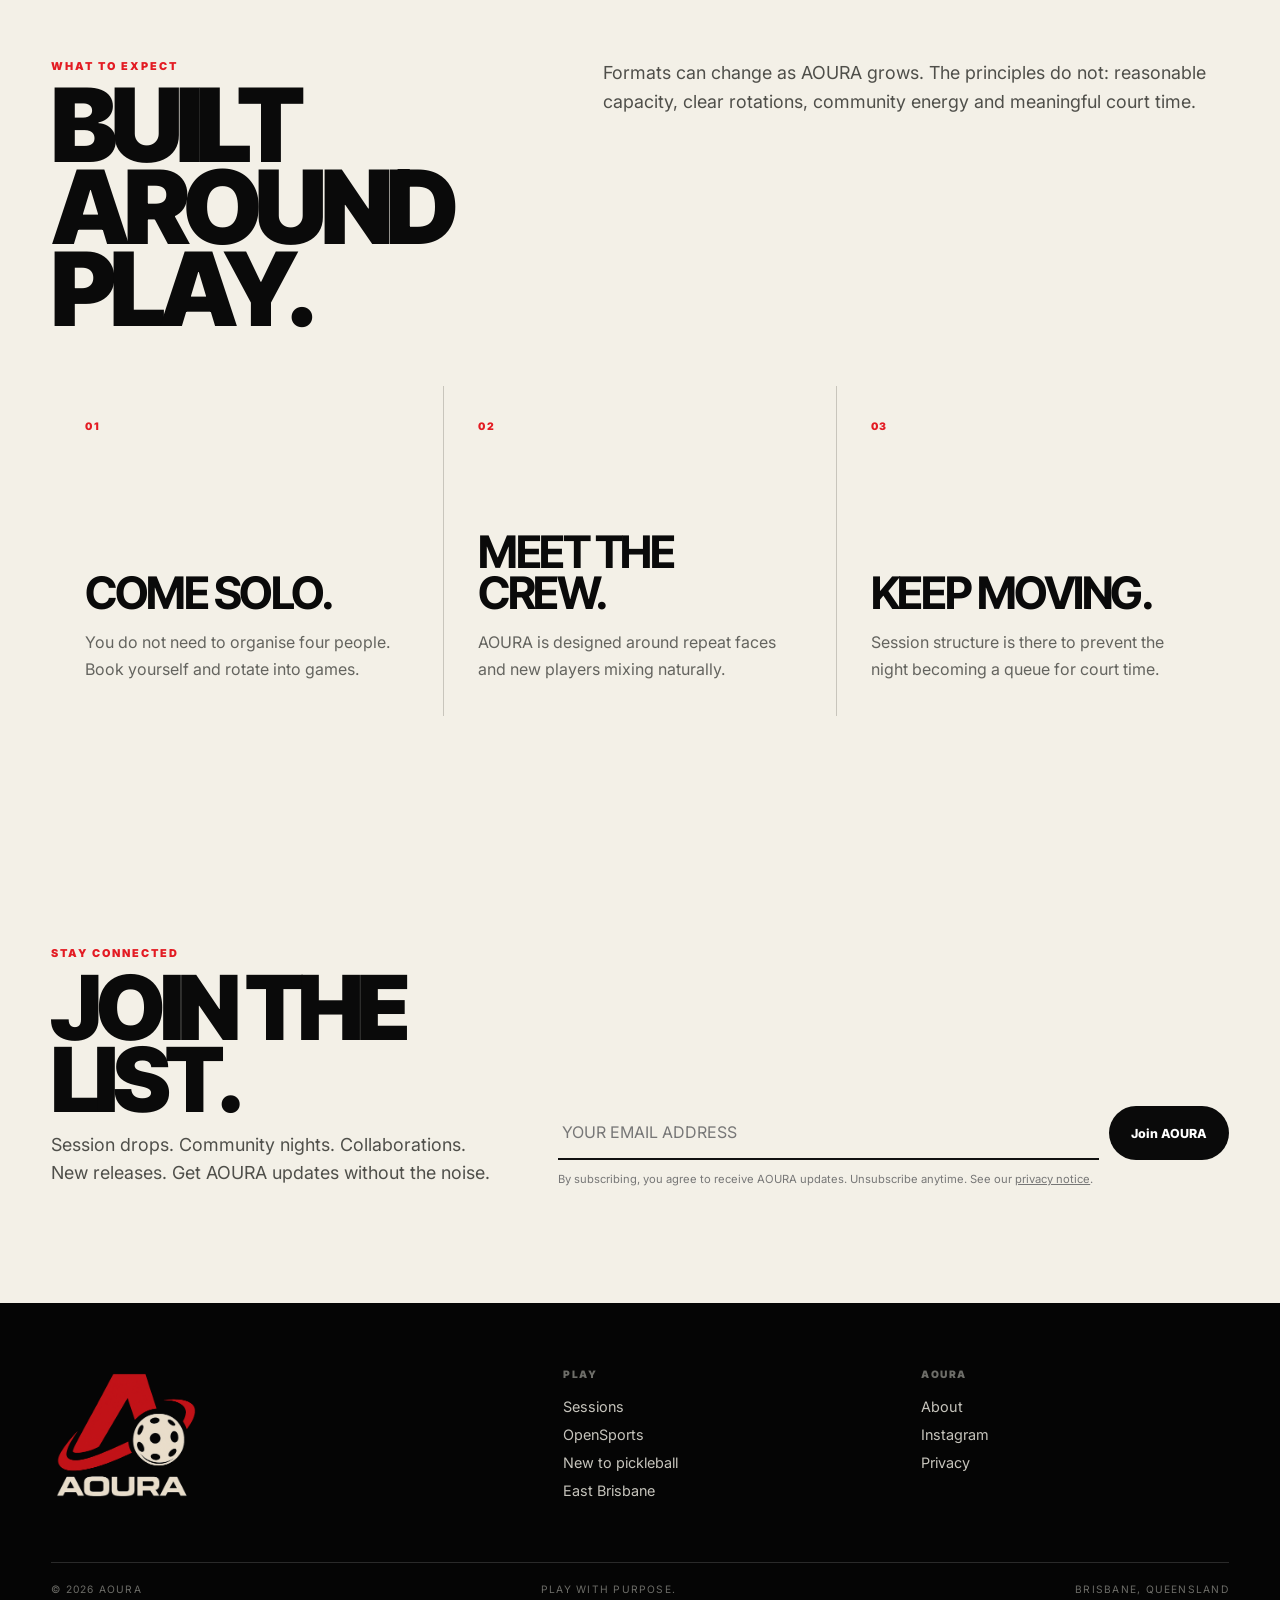
<file: sessions/index.html>
<!doctype html>
<html lang="en-AU">
<head>
<meta charset="utf-8">
<meta name="viewport" content="width=device-width,initial-scale=1">
<title>Brisbane Pickleball Sessions | AOURA East Brisbane</title>
<meta name="description" content="Book AOURA Brisbane pickleball sessions in East Brisbane. Friday night social pickleball from 7PM–9PM at Malpass Tennis, with current availability on OpenSports.">
<meta name="robots" content="index,follow,max-image-preview:large">
<link rel="canonical" href="https://www.aoura.com.au/sessions/">
<meta name="theme-color" content="#050505">
<link rel="icon" href="/assets/favicon.png" type="image/png">
<link rel="manifest" href="/site.webmanifest">
<meta property="og:type" content="website">
<meta property="og:site_name" content="AOURA">
<meta property="og:title" content="Brisbane Pickleball Sessions | AOURA East Brisbane">
<meta property="og:description" content="Book AOURA Brisbane pickleball sessions in East Brisbane. Friday night social pickleball from 7PM–9PM at Malpass Tennis, with current availability on OpenSports.">
<meta property="og:url" content="https://www.aoura.com.au/sessions/">
<meta property="og:image" content="https://www.aoura.com.au/assets/aoura-logo.png">
<meta name="twitter:card" content="summary_large_image">
<meta name="twitter:title" content="Brisbane Pickleball Sessions | AOURA East Brisbane">
<meta name="twitter:description" content="Book AOURA Brisbane pickleball sessions in East Brisbane. Friday night social pickleball from 7PM–9PM at Malpass Tennis, with current availability on OpenSports.">
<meta name="twitter:image" content="https://www.aoura.com.au/assets/aoura-logo.png">
<link rel="preconnect" href="https://fonts.googleapis.com">
<link rel="preconnect" href="https://fonts.gstatic.com" crossorigin>
<link href="https://fonts.googleapis.com/css2?family=Inter:wght@400;500;600;700;800;900&family=Inter+Tight:wght@600;700;800;900&display=swap" rel="stylesheet">
<link rel="stylesheet" href="/assets/styles.css">

<script type="application/ld+json">
{"@context":"https://schema.org","@type":"WebPage","name":"AOURA Brisbane Pickleball Sessions","url":"https://www.aoura.com.au/sessions/","about":{"@type":"SportsEvent","name":"AOURA Friday Night Pickleball","sport":"Pickleball","location":{"@type":"Place","name":"Malpass Tennis","address":"1 Hilton Street, East Brisbane QLD 4169"}}}
</script>
</head><body><header class="site-header">
<div class="container nav">
<a class="brand" href="/" aria-label="AOURA home"><img src="/assets/aoura-mark.png" alt="AOURA pickleball logo"><span>AOURA</span></a>
<nav class="nav-links" aria-label="Primary navigation"><a href="/sessions/" aria-current="page">Sessions</a><a href="/new-to-pickleball/" >New Here?</a><a href="/brisbane-pickleball/" >Brisbane Pickleball</a><a href="/about/" >About</a><a class="nav-book" href="https://opensports.net/aoura-brisbane-pickleball" target="_blank" rel="noopener">Book</a></nav>
<button class="menu-btn" type="button" aria-label="Open menu" aria-expanded="false">☰</button>
</div></header><main>
<section class="container page-hero"><div class="eyebrow">Play with AOURA</div><h1>Brisbane pickleball sessions.</h1><p>One clear place to understand the AOURA format, then one clear place to book it. Current session availability always lives on OpenSports.</p><div class="actions"><a class="btn btn-primary" href="https://opensports.net/aoura-brisbane-pickleball" target="_blank" rel="noopener">See live sessions</a></div></section>
<section class="container section"><div class="session-grid"><article class="session-main"><div class="session-tag">Flagship · Friday</div><h2 class="session-title">Friday<br>Night Lights.</h2><p class="session-body">AOURA's core night in East Brisbane. Social doubles, rotating games and a community-first atmosphere with enough structure to keep the courts moving.</p><div class="session-meta"><span>Fridays</span><span>7PM–9PM</span><span>East Brisbane</span></div><div class="actions"><a class="btn btn-primary" href="https://opensports.net/aoura-brisbane-pickleball" target="_blank" rel="noopener">Book via OpenSports</a></div></article><aside class="session-side"><div><div class="session-tag">Location</div><h3>Malpass Tennis.</h3><p>1 Hilton Street, East Brisbane QLD 4169. Outdoor night-time pickleball in Brisbane, close to the inner city.</p></div><a class="btn btn-outline" href="https://www.google.com/maps/search/?api=1&query=Malpass+Tennis+1+Hilton+Street+East+Brisbane+QLD+4169" target="_blank" rel="noopener">Directions</a></aside></div></section>
<section class="container section"><div class="section-head"><div><div class="eyebrow">What to expect</div><h2 class="h2">Built around play.</h2></div><p class="section-copy">Formats can change as AOURA grows. The principles do not: reasonable capacity, clear rotations, community energy and meaningful court time.</p></div><div class="cards"><div class="card"><div class="card-no">01</div><h3>Come solo.</h3><p>You do not need to organise four people. Book yourself and rotate into games.</p></div><div class="card"><div class="card-no">02</div><h3>Meet the crew.</h3><p>AOURA is designed around repeat faces and new players mixing naturally.</p></div><div class="card"><div class="card-no">03</div><h3>Keep moving.</h3><p>Session structure is there to prevent the night becoming a queue for court time.</p></div></div></section>
<div class="container"><section class="section" id="join">
<div class="signup-wrap">
<div><div class="eyebrow">Stay connected</div><h2 class="h2">Join the list.</h2><p class="section-copy">Session drops. Community nights. Collaborations. New releases. Get AOURA updates without the noise.</p></div>
<div>
<form class="signup-form" action="https://aoura.us14.list-manage.com/subscribe/post?u=9c98f6664c655f915967ba403&amp;id=e88ad810f8&amp;f_id=00ff8ee1f0" method="post" target="_blank">
<input type="email" name="EMAIL" required autocomplete="email" placeholder="YOUR EMAIL ADDRESS" aria-label="Email address">
<div class="honeypot" aria-hidden="true"><input type="text" name="b_9c98f6664c655f915967ba403_e88ad810f8" tabindex="-1" value=""></div>
<button class="btn btn-primary" type="submit" name="subscribe">Join AOURA</button>
</form>
<div class="form-note">By subscribing, you agree to receive AOURA updates. Unsubscribe anytime. See our <a href="/privacy/">privacy notice</a>.</div>
</div></div></section><footer class="footer">
<div class="footer-top">
<div class="footer-logo"><img src="/assets/aoura-logo.png" alt="AOURA full logo"></div>
<div><div class="footer-title">Play</div><div class="footer-links"><a href="/sessions/">Sessions</a><a href="https://opensports.net/aoura-brisbane-pickleball" target="_blank" rel="noopener">OpenSports</a><a href="/new-to-pickleball/">New to pickleball</a><a href="/east-brisbane-pickleball/">East Brisbane</a></div></div>
<div><div class="footer-title">AOURA</div><div class="footer-links"><a href="/about/">About</a><a href="https://www.instagram.com/aouraofficial/" target="_blank" rel="noopener">Instagram</a><a href="/privacy/">Privacy</a></div></div>
</div>
<div class="footer-bottom"><span>© 2026 AOURA</span><span>PLAY WITH PURPOSE.</span><span>Brisbane, Queensland</span></div>
</footer>
<script src="/assets/site.js" defer></script></div></main></body></html>
</file>
<file: assets/styles.css>
:root{
  --black:#050505;--ink:#0a0a0a;--cream:#f3f0e7;--white:#fff;--red:#e31b23;
  --grey:#70706b;--soft:#c9c7be;--line:rgba(10,10,10,.15);--line-dark:rgba(255,255,255,.15);
  --max:1280px;--pad:clamp(20px,4vw,64px)
}
*{box-sizing:border-box}html{scroll-behavior:smooth}body{margin:0;font-family:Inter,Arial,sans-serif;background:var(--cream);color:var(--ink);-webkit-font-smoothing:antialiased;text-rendering:optimizeLegibility}img{display:block;max-width:100%}a{color:inherit}button,input{font:inherit}.container{width:min(var(--max),calc(100% - (var(--pad)*2)));margin-inline:auto}
.site-header{position:sticky;top:0;z-index:1000;background:rgba(243,240,231,.92);backdrop-filter:blur(18px);border-bottom:1px solid rgba(10,10,10,.10)}
.nav{min-height:70px;display:flex;align-items:center;justify-content:space-between;gap:28px}.brand{display:flex;align-items:center;gap:11px;text-decoration:none}.brand img{width:37px;height:37px;object-fit:contain}.brand span{font-family:"Inter Tight",Inter,sans-serif;font-weight:900;font-size:1.25rem;letter-spacing:.14em}.nav-links{display:flex;align-items:center;gap:28px}.nav-links a{text-decoration:none;font-size:.76rem;font-weight:700;transition:opacity .18s ease}.nav-links a:hover{opacity:.55}.nav-links a[aria-current="page"]{font-weight:900}.nav-book{color:white!important;background:var(--ink);padding:11px 18px;border-radius:999px}.nav-book:hover{opacity:1!important;background:var(--red)}.menu-btn{display:none;border:0;background:none;color:var(--ink);font-size:1.55rem;padding:8px}
.actions{display:flex;gap:10px;flex-wrap:wrap;margin-top:28px}.btn{min-height:50px;padding:0 21px;border-radius:999px;display:inline-flex;align-items:center;justify-content:center;text-decoration:none;border:1.5px solid transparent;font-size:.78rem;font-weight:800;transition:transform .18s ease,background .18s ease,color .18s ease,border-color .18s ease;cursor:pointer}.btn:hover{transform:translateY(-2px)}.btn-primary{background:var(--ink);color:white}.btn-primary:hover{background:var(--red)}.btn-outline{background:transparent;border-color:currentColor}.btn-outline:hover{background:var(--ink);border-color:var(--ink);color:white}.dark .btn-primary{background:white;color:var(--ink)}.dark .btn-primary:hover{background:var(--red);color:white}.dark .btn-outline:hover{background:white;color:var(--ink);border-color:white}
.home-hero{min-height:calc(100vh - 70px);background:var(--black);color:white;position:relative;overflow:hidden;display:flex;align-items:flex-end}.home-hero:before{content:"";position:absolute;inset:0;background:linear-gradient(120deg,transparent 0 42%,rgba(227,27,35,.08) 42% 54%,transparent 54%),radial-gradient(circle at 80% 25%,rgba(227,27,35,.16),transparent 30%)}.hero-mark{position:absolute;right:-8vw;top:50%;transform:translateY(-52%);width:min(56vw,830px);opacity:.84;filter:drop-shadow(0 30px 90px rgba(0,0,0,.45));pointer-events:none}.hero-inner{position:relative;z-index:2;padding:clamp(72px,10vw,150px) 0 clamp(64px,8vw,105px);width:100%}.kicker{font-size:.72rem;letter-spacing:.18em;text-transform:uppercase;font-weight:800;color:#b8b6ae;margin:0 0 20px}.display{font-family:"Inter Tight",Arial,sans-serif;font-size:clamp(5rem,13.5vw,12.8rem);font-weight:950;letter-spacing:-.072em;line-height:.73;text-transform:uppercase;margin:0;max-width:1080px}.display .red{color:var(--red);display:block}.hero-bottom{display:grid;grid-template-columns:minmax(0,650px) auto;align-items:end;gap:40px;margin-top:42px}.lead{font-size:clamp(1rem,1.5vw,1.18rem);line-height:1.55;color:#d7d5ce;margin:0;max-width:620px}.hero-code{text-align:right;text-transform:uppercase;letter-spacing:.14em;color:#8d8c86;font-size:.65rem;line-height:1.7}
.quick-strip{display:grid;grid-template-columns:repeat(4,1fr);background:var(--red);color:white}.quick-item{padding:26px var(--pad);border-right:1px solid rgba(255,255,255,.25)}.quick-item:last-child{border-right:0}.quick-label{font-size:.61rem;letter-spacing:.16em;text-transform:uppercase;font-weight:800;opacity:.68;margin-bottom:5px}.quick-value{font-family:"Inter Tight",sans-serif;font-size:clamp(1.05rem,1.7vw,1.45rem);font-weight:900}
.editorial{padding:clamp(85px,11vw,160px) 0}.editorial.white{background:white}.editorial.cream{background:var(--cream)}.editorial.dark{background:var(--black);color:white}.section-grid{display:grid;grid-template-columns:.8fr 1.2fr;gap:clamp(40px,8vw,120px);align-items:start}.eyebrow{font-size:.68rem;letter-spacing:.18em;text-transform:uppercase;font-weight:900;color:var(--red);margin-bottom:12px}.h2{font-family:"Inter Tight",Arial,sans-serif;font-size:clamp(3.6rem,8vw,8rem);font-weight:950;line-height:.80;letter-spacing:-.065em;text-transform:uppercase;margin:0}.h2 .red{color:var(--red)}.section-copy{font-size:clamp(1.03rem,1.4vw,1.25rem);line-height:1.6;max-width:680px;margin:0;color:#4f4f4a}.dark .section-copy{color:#c7c5bd}
.court-campaign{margin-top:clamp(50px,7vw,90px);min-height:clamp(420px,58vw,770px);position:relative;overflow:hidden;background:#0a0a0a;color:white}.court-lines{position:absolute;inset:7%;border:2px solid rgba(255,255,255,.72)}.court-lines:before{content:"";position:absolute;left:50%;top:0;bottom:0;border-left:2px solid rgba(255,255,255,.72)}.court-lines:after{content:"";position:absolute;left:0;right:0;top:50%;border-top:2px solid rgba(255,255,255,.72)}.court-center-line{position:absolute;top:7%;bottom:7%;left:27%;border-left:2px solid rgba(255,255,255,.72)}.court-center-line:after{content:"";position:absolute;left:46vw;top:0;height:100%;border-left:2px solid rgba(255,255,255,.72)}.court-word{position:absolute;left:clamp(22px,4vw,60px);bottom:clamp(24px,4vw,60px);font-family:"Inter Tight",sans-serif;font-size:clamp(4rem,10vw,10rem);font-weight:950;line-height:.77;letter-spacing:-.07em;text-transform:uppercase}.court-word span{display:block;color:var(--red)}.court-logo{position:absolute;width:clamp(120px,17vw,250px);right:clamp(25px,5vw,75px);top:clamp(25px,5vw,70px)}
.session-feature{display:grid;grid-template-columns:1.15fr .85fr;min-height:670px}.session-visual{position:relative;overflow:hidden;background:var(--red);display:flex;align-items:center;justify-content:center}.session-visual:before{content:"";position:absolute;width:70%;aspect-ratio:1;border:2px solid rgba(255,255,255,.6);transform:rotate(45deg)}.session-visual img{width:58%;position:relative;z-index:2;filter:drop-shadow(0 26px 60px rgba(0,0,0,.27))}.session-panel{background:var(--black);color:white;padding:clamp(42px,7vw,95px);display:flex;flex-direction:column;justify-content:center}.session-panel h3{margin:0;font-family:"Inter Tight",sans-serif;text-transform:uppercase;font-size:clamp(4rem,8vw,7.5rem);line-height:.80;letter-spacing:-.065em;font-weight:950}.session-panel p{color:#bdbbb3;font-size:1.04rem;line-height:1.65;max-width:510px;margin:26px 0 0}.session-meta{display:flex;gap:20px;flex-wrap:wrap;margin-top:28px;font-size:.68rem;font-weight:800;letter-spacing:.12em;text-transform:uppercase;color:#8f8e88}
.principles{display:grid;grid-template-columns:repeat(3,1fr);margin-top:70px;border-top:1px solid var(--line)}.principle{padding:28px 34px 0 0}.principle+.principle{padding-left:34px;border-left:1px solid var(--line)}.principle-num{font-size:.65rem;color:var(--red);font-weight:900;letter-spacing:.15em}.principle h3{font-family:"Inter Tight",sans-serif;font-size:clamp(2rem,3vw,3.3rem);letter-spacing:-.045em;line-height:.95;margin:34px 0 15px;text-transform:uppercase}.principle p{color:#64645f;line-height:1.6;margin:0}.dark .principle p{color:#aaa8a1}.dark .principles{border-color:var(--line-dark)}.dark .principle+.principle{border-color:var(--line-dark)}
.statement{background:var(--red);color:white;padding:clamp(85px,12vw,170px) var(--pad);overflow:hidden}.statement-inner{width:min(var(--max),100%);margin:auto}.statement p{font-family:"Inter Tight",sans-serif;font-weight:950;text-transform:uppercase;letter-spacing:-.07em;font-size:clamp(4.2rem,11vw,11.8rem);line-height:.77;margin:0}
.join-band{background:white;padding:clamp(80px,10vw,135px) 0}.join-grid{display:grid;grid-template-columns:1fr 1fr;gap:clamp(35px,8vw,120px);align-items:end}.join-grid h2{font-family:"Inter Tight",sans-serif;font-size:clamp(4rem,8vw,7.5rem);line-height:.80;letter-spacing:-.065em;text-transform:uppercase;margin:0}.signup-form{display:grid;grid-template-columns:1fr auto;gap:10px}.signup-form input{min-height:54px;border:0;border-bottom:2px solid #111;background:transparent;padding:0 4px;color:#111;outline:0;border-radius:0}.signup-form input::placeholder{color:#777}.honeypot{position:absolute!important;left:-5000px!important;width:1px!important;height:1px!important;overflow:hidden!important}.form-note{font-size:.7rem;color:#777;margin-top:11px;line-height:1.5}
.page-hero{min-height:58vh;background:var(--black);color:white;padding:clamp(90px,11vw,150px) 0 70px;display:flex;align-items:flex-end}.page-hero.container{width:100%;max-width:none;padding-left:max(var(--pad),calc((100vw - var(--max))/2));padding-right:max(var(--pad),calc((100vw - var(--max))/2))}.page-hero h1{font-family:"Inter Tight",sans-serif;font-size:clamp(4.7rem,10vw,9.5rem);text-transform:uppercase;letter-spacing:-.07em;line-height:.78;margin:10px 0 24px;font-weight:950;max-width:1100px}.page-hero p{font-size:clamp(1rem,1.5vw,1.2rem);color:#c7c5bd;line-height:1.6;max-width:750px}.page-hero .eyebrow{color:var(--red)}
.section{padding:clamp(75px,9vw,120px) 0}.section+.section{border-top:1px solid var(--line)}.section-head{display:grid;grid-template-columns:.85fr 1.15fr;gap:clamp(40px,7vw,100px);margin-bottom:55px}.cards{display:grid;grid-template-columns:repeat(3,1fr);gap:1px;background:#c8c5bc}.card{background:var(--cream);padding:34px;min-height:330px;display:flex;flex-direction:column;border:0}.card-no{font-size:.65rem;font-weight:900;letter-spacing:.14em;color:var(--red)}.card h3{font-family:"Inter Tight",sans-serif;font-size:clamp(2.2rem,3.5vw,3.8rem);line-height:.92;letter-spacing:-.055em;text-transform:uppercase;margin:auto 0 15px}.card p{line-height:1.65;color:#64645f;margin:0}.card a{align-self:flex-start;margin-top:22px;text-decoration:none;font-size:.77rem;font-weight:900;border-bottom:1px solid}.steps{display:grid;grid-template-columns:repeat(3,1fr);gap:1px;background:#c8c5bc}.step{padding:35px;background:white}.step-num{font-size:.65rem;color:var(--red);font-weight:900;letter-spacing:.15em;text-transform:uppercase}.step h3{font-family:"Inter Tight",sans-serif;font-size:2.5rem;letter-spacing:-.05em;text-transform:uppercase;margin:70px 0 10px}.step p{color:#66625d;line-height:1.6}
.session-grid{display:grid;grid-template-columns:1.25fr .75fr}.session-main{background:var(--red);color:white;padding:clamp(45px,7vw,90px);min-height:520px}.session-side{background:var(--black);color:white;padding:clamp(45px,6vw,75px);display:flex;flex-direction:column;justify-content:space-between}.session-tag{font-size:.65rem;letter-spacing:.16em;text-transform:uppercase;font-weight:900;opacity:.7}.session-title{font-family:"Inter Tight",sans-serif;font-size:clamp(4rem,8vw,7.5rem);line-height:.78;letter-spacing:-.07em;text-transform:uppercase;margin:45px 0 20px}.session-body{max-width:620px;line-height:1.6;font-size:1.05rem}.session-side h3{font-family:"Inter Tight",sans-serif;text-transform:uppercase;font-size:3.4rem;line-height:.9;letter-spacing:-.055em;margin:20px 0}.session-side p{color:#aaa8a1;line-height:1.65}
.prose{max-width:850px}.prose h2{font-family:"Inter Tight",sans-serif;text-transform:uppercase;font-size:clamp(2.8rem,5vw,5rem);letter-spacing:-.055em;line-height:.9;margin:75px 0 20px}.prose h2:first-child{margin-top:0}.prose p,.prose li{font-size:1.04rem;line-height:1.78;color:#54544f}.prose a{font-weight:800}.quote-section{padding:120px 0;text-align:center}.quote{font-family:"Inter Tight",sans-serif;font-size:clamp(4rem,10vw,10rem);line-height:.78;letter-spacing:-.07em;text-transform:uppercase;font-weight:950}.quote .red{color:var(--red)}.faq details{border-top:1px solid var(--line);padding:24px 0}.faq details:last-child{border-bottom:1px solid var(--line)}.faq summary{font-weight:850;font-size:1rem;cursor:pointer}.faq p{line-height:1.7;color:#62625d}.signup-wrap{display:grid;grid-template-columns:.8fr 1.2fr;gap:60px;align-items:end}.signup-wrap .h2{font-size:clamp(3.8rem,7vw,6.5rem)}.signup-wrap .section-copy{margin-top:15px}
.footer{background:var(--black);color:white;padding:65px 0 30px;margin-top:0}.footer-top{display:grid;grid-template-columns:1.2fr .8fr .8fr;gap:50px;padding-bottom:60px}.footer-logo img{width:150px}.footer-title{text-transform:uppercase;font-size:.64rem;letter-spacing:.16em;color:#6e6e69;font-weight:900;margin-bottom:18px}.footer-links{display:grid;gap:11px}.footer-links a{text-decoration:none;color:#c6c4bc;font-size:.9rem}.footer-links a:hover{color:white}.footer-bottom{border-top:1px solid var(--line-dark);padding-top:20px;display:flex;justify-content:space-between;gap:18px;flex-wrap:wrap;font-size:.64rem;color:#6d6d68;letter-spacing:.12em;text-transform:uppercase}.container>.footer{width:100vw;margin-left:calc(50% - 50vw);padding-left:max(var(--pad),calc((100vw - var(--max))/2));padding-right:max(var(--pad),calc((100vw - var(--max))/2))}
@media(max-width:900px){.nav-links{display:none;position:absolute;left:0;right:0;top:70px;padding:25px var(--pad);background:var(--cream);border-bottom:1px solid var(--line);flex-direction:column;align-items:flex-start}.nav-links.open{display:flex}.menu-btn{display:block}.home-hero{min-height:760px}.hero-mark{right:-24vw;width:92vw;opacity:.42}.hero-bottom,.section-grid,.section-head,.join-grid,.signup-wrap,.session-grid{grid-template-columns:1fr}.hero-code{text-align:left}.quick-strip{grid-template-columns:1fr 1fr}.quick-item:nth-child(2){border-right:0}.quick-item:nth-child(-n+2){border-bottom:1px solid rgba(255,255,255,.25)}.principles{grid-template-columns:1fr}.principle,.principle+.principle{padding:28px 0;border-left:0;border-top:1px solid var(--line)}.principle:first-child{border-top:0}.session-feature{grid-template-columns:1fr}.session-visual{min-height:480px}.cards,.steps{grid-template-columns:1fr}.footer-top{grid-template-columns:1fr 1fr}}
@media(max-width:560px){:root{--pad:18px}.nav{min-height:64px}.nav-links{top:64px}.brand img{width:34px;height:34px}.home-hero{min-height:680px}.display{font-size:clamp(4.6rem,23vw,7rem)}.hero-inner{padding-top:90px}.quick-strip{grid-template-columns:1fr}.quick-item{border-right:0;border-bottom:1px solid rgba(255,255,255,.25)}.quick-item:last-child{border-bottom:0}.court-campaign{min-height:520px}.court-word{font-size:18vw}.footer-top{grid-template-columns:1fr}.signup-form{grid-template-columns:1fr}.signup-form .btn{justify-self:start}}
</file>
<file: assets/homepage.css>
/* AOURA photo-led homepage — night sport editorial */
.home-page{background:#050708;color:#fff}
.home-page .site-header{position:fixed;left:0;right:0;top:0;background:linear-gradient(180deg,rgba(4,6,7,.94),rgba(4,6,7,.66) 72%,transparent);border:0;backdrop-filter:none}
.home-page .brand span,.home-page .nav-links a,.home-page .menu-btn{color:#fff}
.home-page .nav-book{background:#e31b23!important;color:#fff!important;padding:12px 20px}
.home-page .nav-book:hover{background:#fff!important;color:#050505!important}
.home-page .brand img{filter:drop-shadow(0 0 18px rgba(227,27,35,.22))}

.photo-hero{min-height:100svh;position:relative;display:flex;align-items:flex-end;overflow:hidden;background:#060708}
.photo-hero-bg{position:absolute;inset:0;background-image:url('/assets/images/hero-east-brisbane-night.jpg');background-size:cover;background-position:center 43%}
.photo-hero-bg::after{content:"";position:absolute;inset:0;background:linear-gradient(90deg,rgba(2,4,5,.94) 0%,rgba(2,4,5,.78) 35%,rgba(2,4,5,.25) 72%,rgba(2,4,5,.36) 100%),linear-gradient(0deg,rgba(2,4,5,.8) 0%,transparent 45%,rgba(2,4,5,.2) 100%)}
.photo-hero-content{position:relative;z-index:2;padding:clamp(125px,16vh,190px) 0 clamp(70px,10vh,110px)}
.photo-hero .kicker{color:#fff;opacity:.86;margin-bottom:20px}
.photo-hero-title{font-family:"Inter Tight",Inter,sans-serif;font-weight:900;text-transform:uppercase;letter-spacing:-.072em;line-height:.78;font-size:clamp(4.9rem,12vw,11rem);margin:0;max-width:820px}
.photo-hero-title .accent{display:block;color:#fff}
.photo-hero-title .red-dot{color:#e31b23}
.photo-hero-sub{max-width:560px;margin:30px 0 0;color:#f3f0e9;font-size:clamp(1rem,1.5vw,1.22rem);line-height:1.55}
.photo-hero-actions{display:flex;gap:12px;flex-wrap:wrap;margin-top:30px}
.photo-hero-actions .btn-primary{background:#e31b23;color:#fff}
.photo-hero-actions .btn-primary:hover{background:#fff;color:#050505}
.photo-hero-actions .btn-outline{color:#fff;border-color:rgba(255,255,255,.72)}
.photo-hero-actions .btn-outline:hover{background:#fff;color:#050505;border-color:#fff}
.hero-side-note{position:absolute;right:var(--pad);top:145px;z-index:2;text-transform:uppercase;font-size:.65rem;line-height:1.55;letter-spacing:.18em;color:rgba(255,255,255,.76);max-width:150px;text-align:right}

.home-info{background:#07090a;border-top:1px solid rgba(255,255,255,.12);border-bottom:1px solid rgba(255,255,255,.12);display:grid;grid-template-columns:repeat(4,1fr)}
.home-info-item{padding:25px clamp(22px,3vw,46px);border-right:1px solid rgba(255,255,255,.12);display:grid;grid-template-columns:auto 1fr;gap:14px;align-items:center}
.home-info-item:last-child{border-right:0}.home-info-icon{font-size:1.45rem;opacity:.92}.home-info-label{font-size:.61rem;letter-spacing:.15em;text-transform:uppercase;color:#8f9395;font-weight:800}.home-info-value{font-size:.83rem;font-weight:800;letter-spacing:.04em;text-transform:uppercase;margin-top:4px}

.photo-split{display:grid;grid-template-columns:1.05fr .95fr;min-height:700px;background:#07090a;color:#fff}
.photo-panel{position:relative;min-height:620px;overflow:hidden;background:#111}
.photo-panel img{width:100%;height:100%;object-fit:cover;position:absolute;inset:0}
.photo-panel::after{content:"";position:absolute;inset:0;background:linear-gradient(0deg,rgba(0,0,0,.18),rgba(0,0,0,.02))}
.copy-panel{display:flex;flex-direction:column;justify-content:center;padding:clamp(50px,7vw,105px);background:#07090a}
.copy-panel .eyebrow{margin-bottom:20px}.copy-panel h2{font-family:"Inter Tight",Inter,sans-serif;font-size:clamp(3.6rem,7vw,7.2rem);line-height:.82;letter-spacing:-.065em;text-transform:uppercase;margin:0;font-weight:900}.copy-panel h2 .red{color:#e31b23}.copy-panel p{font-size:1.05rem;line-height:1.68;color:#b8b9b6;max-width:560px;margin:28px 0 0}

.community-section{display:grid;grid-template-columns:.68fr 1.32fr;min-height:760px;background:#060708;color:#fff}
.community-copy{padding:clamp(50px,6vw,90px);display:flex;justify-content:center;flex-direction:column;border-top:1px solid rgba(255,255,255,.1)}
.community-copy h2{font-family:"Inter Tight",Inter,sans-serif;font-size:clamp(3.5rem,6vw,6.4rem);line-height:.82;letter-spacing:-.065em;text-transform:uppercase;margin:0}.community-copy p{color:#bbbcb8;font-size:1.02rem;line-height:1.7;margin:28px 0 0;max-width:500px}
.community-photo{position:relative;overflow:hidden;background:#0a0a0a;min-height:760px}
.community-photo img{position:absolute;inset:0;width:100%;height:100%;object-fit:cover;object-position:center 50%}
.community-photo::after{content:"";position:absolute;inset:0;background:linear-gradient(90deg,rgba(6,7,8,.13),transparent 30%)}

.first-timer-section{display:grid;grid-template-columns:1.28fr .72fr;min-height:650px;background:#080a0b;color:#fff}
.first-photo{position:relative;overflow:hidden;min-height:650px}.first-photo img{position:absolute;inset:0;width:100%;height:100%;object-fit:cover;object-position:center}
.first-photo::after{content:"";position:absolute;inset:0;background:linear-gradient(90deg,rgba(0,0,0,.12),rgba(0,0,0,.03))}
.first-copy{display:flex;flex-direction:column;justify-content:center;padding:clamp(50px,6vw,90px);background:#080a0b}.first-copy h2{font-family:"Inter Tight",Inter,sans-serif;font-size:clamp(3.6rem,6vw,6rem);line-height:.82;letter-spacing:-.065em;text-transform:uppercase;margin:0}.first-copy p{color:#babbb8;font-size:1.02rem;line-height:1.7;margin-top:25px}.first-copy .btn{align-self:flex-start}

.venue-section{display:grid;grid-template-columns:.72fr 1.28fr;min-height:650px;background:#060708;color:#fff;border-top:1px solid rgba(255,255,255,.1)}
.venue-copy{display:flex;flex-direction:column;justify-content:center;padding:clamp(50px,6vw,90px)}.venue-copy h2{font-family:"Inter Tight",Inter,sans-serif;font-size:clamp(3.5rem,6vw,6rem);line-height:.82;letter-spacing:-.065em;text-transform:uppercase;margin:0}.venue-copy p{color:#babbb8;font-size:1.02rem;line-height:1.7;margin:25px 0 0}.venue-photo{position:relative;overflow:hidden;min-height:650px}.venue-photo img{position:absolute;inset:0;width:100%;height:100%;object-fit:cover}.venue-photo::after{content:"";position:absolute;inset:0;background:linear-gradient(90deg,rgba(6,7,8,.07),transparent 35%)}

.home-statement{padding:clamp(75px,10vw,135px) var(--pad);background:#e31b23;color:#fff}.home-statement-inner{width:min(1280px,100%);margin:auto}.home-statement p{font-family:"Inter Tight",Inter,sans-serif;font-weight:900;text-transform:uppercase;letter-spacing:-.068em;font-size:clamp(4.1rem,10.6vw,10.2rem);line-height:.78;margin:0}

.home-join{background:#e31b23;color:#fff;padding:clamp(60px,8vw,100px) 0;border-top:1px solid rgba(255,255,255,.25)}
.home-join-grid{display:grid;grid-template-columns:1fr 1fr;gap:clamp(40px,7vw,90px);align-items:end}.home-join h2{font-family:"Inter Tight",Inter,sans-serif;font-size:clamp(3.8rem,7vw,7rem);line-height:.8;letter-spacing:-.06em;text-transform:uppercase;margin:0}.home-join p{color:#fff;opacity:.88;line-height:1.6}.home-join .signup-form input{color:#fff;border-bottom-color:#fff}.home-join .signup-form input::placeholder{color:rgba(255,255,255,.74)}.home-join .signup-form .btn{background:#050505;color:#fff}.home-join .form-note{color:rgba(255,255,255,.72)}.home-join .form-note a{color:#fff}

.home-page .footer{border-top:0}

@media(max-width:900px){
 .home-page .site-header{background:rgba(4,6,7,.94);backdrop-filter:blur(14px)}
 .home-page .nav-links{background:#07090a}.home-page .nav-links a{color:#fff}
 .hero-side-note{display:none}.photo-hero{min-height:760px}.photo-hero-bg{background-position:58% center}.photo-hero-bg::after{background:linear-gradient(90deg,rgba(2,4,5,.92),rgba(2,4,5,.52) 70%,rgba(2,4,5,.42)),linear-gradient(0deg,rgba(2,4,5,.76),transparent 50%)}
 .home-info{grid-template-columns:1fr 1fr}.home-info-item:nth-child(2){border-right:0}.home-info-item:nth-child(-n+2){border-bottom:1px solid rgba(255,255,255,.12)}
 .photo-split,.community-section,.first-timer-section,.venue-section,.home-join-grid{grid-template-columns:1fr}
 .photo-panel,.community-photo,.first-photo,.venue-photo{min-height:520px}
 .community-photo{order:1}.community-copy{order:2}.venue-photo{order:1}.venue-copy{order:2}
}
@media(max-width:560px){
 .photo-hero{min-height:720px}.photo-hero-content{padding-top:145px}.photo-hero-title{font-size:clamp(4.2rem,22vw,6.4rem)}
 .photo-hero-bg{background-position:63% center}.home-info{grid-template-columns:1fr}.home-info-item{border-right:0;border-bottom:1px solid rgba(255,255,255,.12)}
 .copy-panel,.community-copy,.first-copy,.venue-copy{padding:48px 22px}.photo-panel,.community-photo,.first-photo,.venue-photo{min-height:440px}
 .community-photo img{object-position:center 50%}.home-join-grid{gap:28px}
}
</file>
